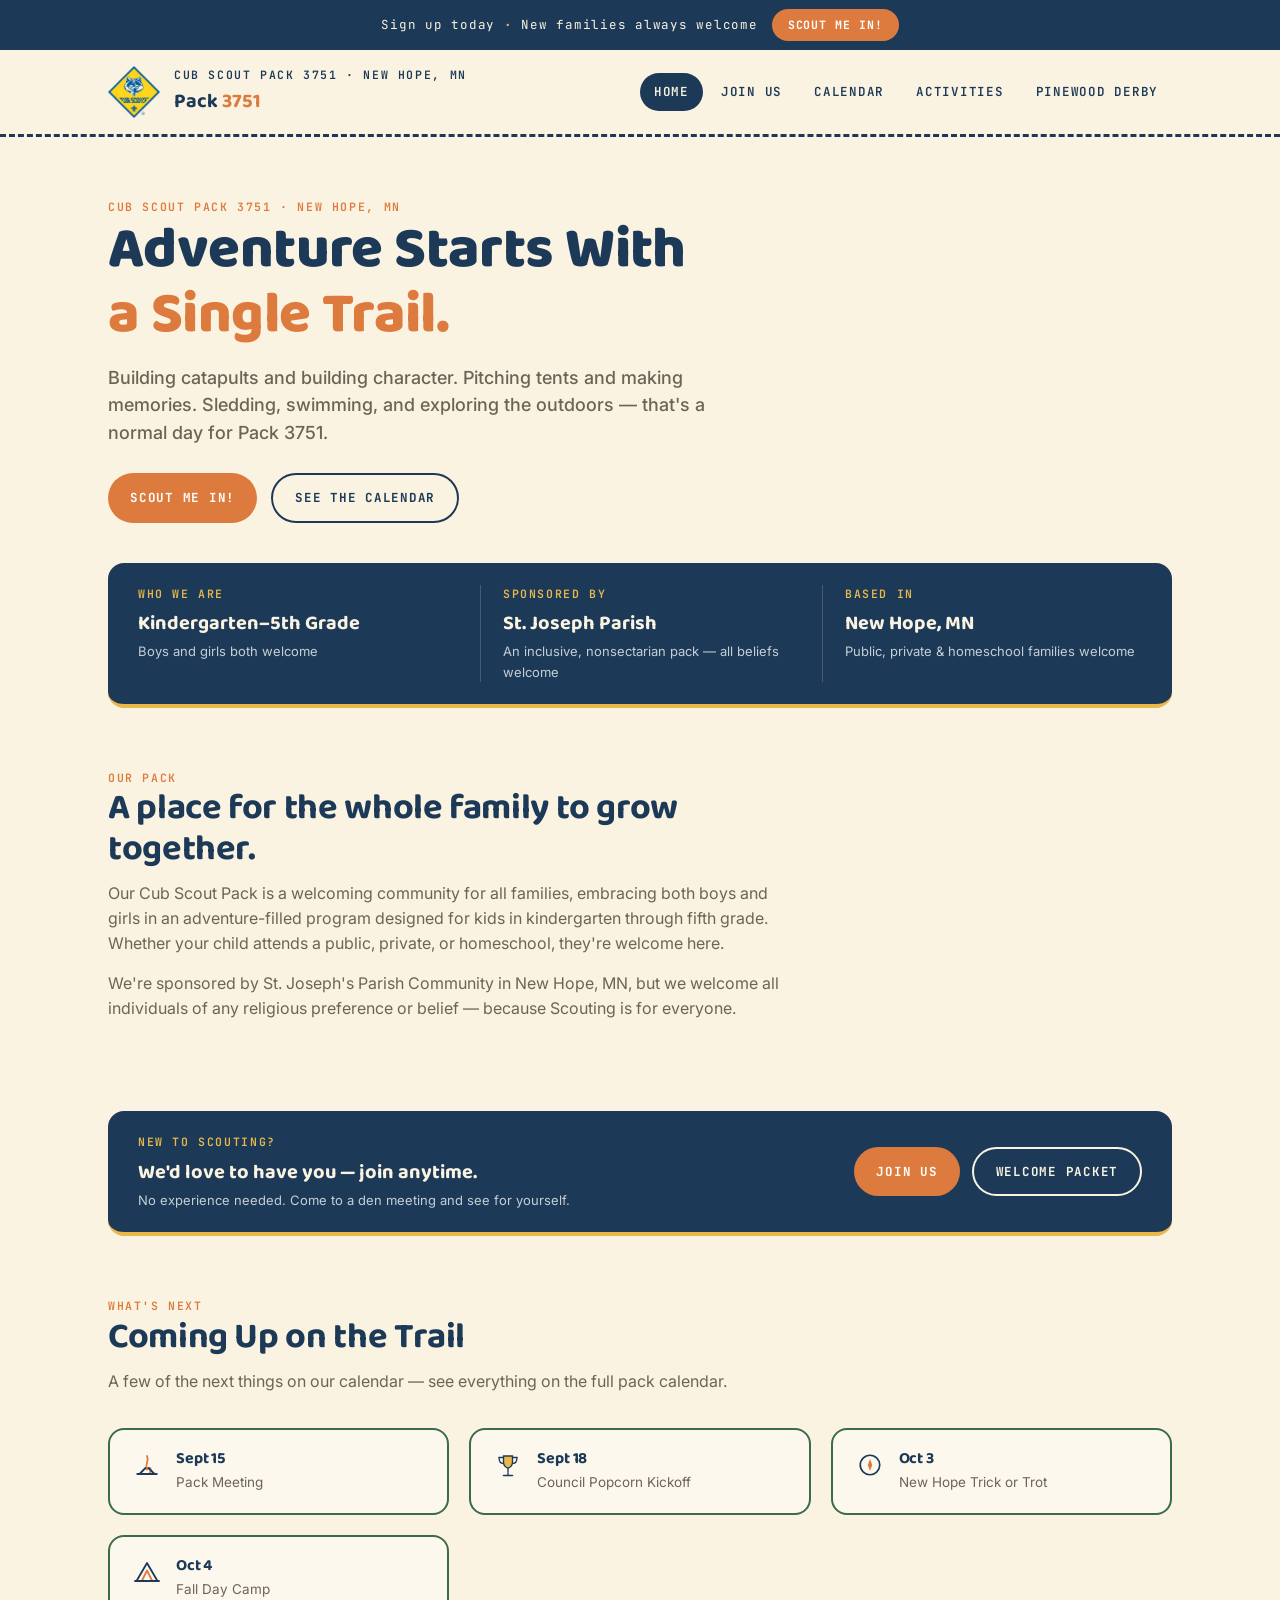
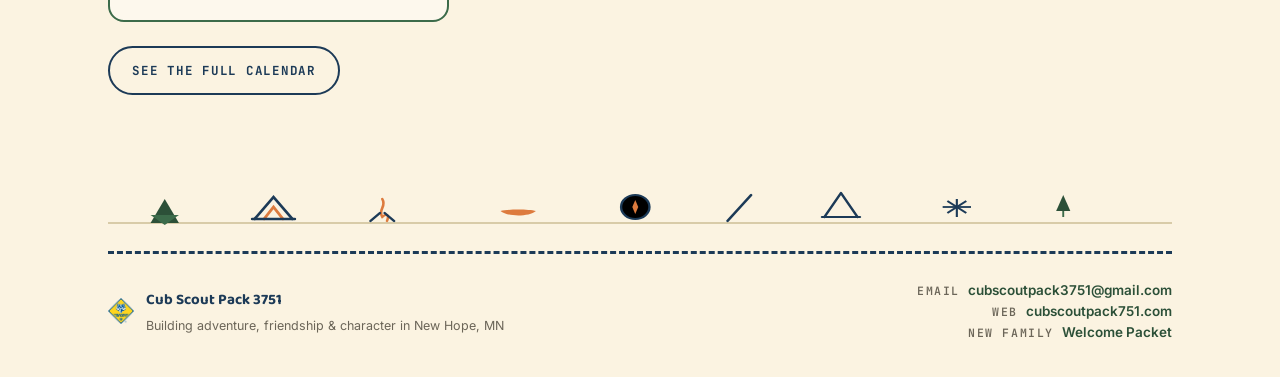
<file: index.html>
<!DOCTYPE html>
<html lang="en">
<head>
<meta charset="UTF-8">
<meta name="viewport" content="width=device-width, initial-scale=1.0">
<title>Home | Cub Scout Pack 3751</title>
<meta name="description" content="Cub Scout Pack 3751 in New Hope, MN — adventure, friendship, and character for kindergarten through 5th grade families.">
<link rel="stylesheet" href="css/styles.css">
</head>
<body>
<div class="topbar">
  <div class="wrap">
    <span>Sign up today <strong>&middot;</strong> New families always welcome</span>
    <a class="btn-scoutmein" href="https://apply.scouting.org/start?unitId=b93ce5ed-6b80-42a9-a433-48067e9f3e9d" target="_blank" rel="noopener">Scout me in!</a>
  </div>
</div>
<header class="site-header">
  <div class="wrap">
    <a class="brand" href="index.html">
      <span class="brand-mark"><img src="assets/pack-emblem.png" alt="Cub Scout Pack 3751 emblem" style="width:100%;height:100%;object-fit:contain;"></span>
      <span class="brand-text">
        <span class="eyebrow navy">Cub Scout Pack 3751 &middot; New Hope, MN</span>
        <span class="pack-name">Pack <span class="accent">3751</span></span>
      </span>
    </a>
    <button class="nav-toggle" aria-label="Toggle menu" onclick="document.querySelector('.main-nav').classList.toggle('open')"><span></span></button>
    <nav class="main-nav">
    <a href="index.html" class="active">Home</a>
    <a href="join.html">Join Us</a>
    <a href="calendar.html">Calendar</a>
    <a href="activities.html">Activities</a>
    <a href="pinewood-derby.html">Pinewood Derby</a>
    </nav>
  </div>
</header>

<main>
  <section class="hero">
    <div class="wrap">
      <span class="eyebrow">Cub Scout Pack 3751 &middot; New Hope, MN</span>
      <h1>Adventure Starts With<br><span class="accent">a Single Trail.</span></h1>
      <p class="lede">Building catapults and building character. Pitching tents and making memories. Sledding, swimming, and exploring the outdoors &mdash; that's a normal day for Pack 3751.</p>
      <div class="hero-cta-row">
        <a class="btn btn-primary" href="https://apply.scouting.org/start?unitId=b93ce5ed-6b80-42a9-a433-48067e9f3e9d" target="_blank" rel="noopener">Scout me in!</a>
        <a class="btn btn-outline" href="calendar.html">See the calendar</a>
      </div>
    </div>
  </section>

  <section class="section" style="padding-top:0;">
    <div class="wrap">
      <div class="info-bar">
        <div class="item">
          <div class="eyebrow">Who We Are</div>
          <div class="value">Kindergarten&ndash;5th Grade</div>
          <div class="subvalue">Boys and girls both welcome</div>
        </div>
        <div class="item">
          <div class="eyebrow">Sponsored By</div>
          <div class="value">St. Joseph Parish</div>
          <div class="subvalue">An inclusive, nonsectarian pack &mdash; all beliefs welcome</div>
        </div>
        <div class="item">
          <div class="eyebrow">Based In</div>
          <div class="value">New Hope, MN</div>
          <div class="subvalue">Public, private &amp; homeschool families welcome</div>
        </div>
      </div>
    </div>
  </section>

  <section class="section" style="padding-top:0;">
    <div class="wrap">
      <div class="section-head">
        <span class="eyebrow">Our Pack</span>
        <h2>A place for the whole family to grow together.</h2>
        <p>Our Cub Scout Pack is a welcoming community for all families, embracing both boys and girls in an adventure-filled program designed for kids in kindergarten through fifth grade. Whether your child attends a public, private, or homeschool, they're welcome here.</p>
        <p>We're sponsored by St. Joseph's Parish Community in New Hope, MN, but we welcome all individuals of any religious preference or belief &mdash; because Scouting is for everyone.</p>
      </div>
    </div>
  </section>

  <section class="section" style="padding-top:0;">
    <div class="wrap">
      <div class="info-bar" style="grid-template-columns:1fr auto;align-items:center;">
        <div class="item" style="border-left:none;padding-left:0;">
          <div class="eyebrow">New to Scouting?</div>
          <div class="value">We'd love to have you &mdash; join anytime.</div>
          <div class="subvalue">No experience needed. Come to a den meeting and see for yourself.</div>
        </div>
        <div style="display:flex;gap:12px;flex-wrap:wrap;">
          <a class="btn btn-primary" href="join.html">Join Us</a>
          <a class="btn btn-outline" style="border-color:var(--cream);color:var(--cream);" href="https://drive.google.com/file/d/1kgHtKAOLDL1ntrGwjUrhdAx1NfkqIMUQ/view?usp=drive_link" target="_blank" rel="noopener">Welcome Packet</a>
        </div>
      </div>
    </div>
  </section>

  <section class="section" style="padding-top:0;">
    <div class="wrap">
      <div class="section-head">
        <span class="eyebrow">What's Next</span>
        <h2>Coming Up on the Trail</h2>
        <p>A few of the next things on our calendar &mdash; see everything on the full pack calendar.</p>
      </div>
      <div class="summer-strip">
        <div class="summer-card">
          <span class="icon"><svg viewBox="0 0 40 40" fill="none" xmlns="http://www.w3.org/2000/svg">
<path d="M20 8 C24 16 16 18 20 26 C24 22 26 24 24 30" stroke="#DD7B3E" stroke-width="2.4" stroke-linecap="round" stroke-linejoin="round"/>
<path d="M10 32 L18 24" stroke="#1C3A57" stroke-width="2.4" stroke-linecap="round"/>
<path d="M30 32 L22 24" stroke="#1C3A57" stroke-width="2.4" stroke-linecap="round"/>
<line x1="7" y1="32" x2="33" y2="32" stroke="#1C3A57" stroke-width="2.4" stroke-linecap="round"/>
</svg></span>
          <div><h4>Sept 15</h4><p>Pack Meeting</p></div>
        </div>
        <div class="summer-card">
          <span class="icon"><svg viewBox="0 0 40 40" fill="none" xmlns="http://www.w3.org/2000/svg">
<path d="M14 8 H26 V16 C26 21 22.5 24 20 24 C17.5 24 14 21 14 16 Z" fill="#E8B84B" stroke="#1C3A57" stroke-width="1.8"/>
<path d="M14 10 H8 C8 16 11 18 14 18" stroke="#1C3A57" stroke-width="1.8" fill="none"/>
<path d="M26 10 H32 C32 16 29 18 26 18" stroke="#1C3A57" stroke-width="1.8" fill="none"/>
<line x1="20" y1="24" x2="20" y2="30" stroke="#1C3A57" stroke-width="1.8"/>
<line x1="14" y1="34" x2="26" y2="34" stroke="#1C3A57" stroke-width="2.2" stroke-linecap="round"/>
<line x1="20" y1="30" x2="20" y2="34" stroke="#1C3A57" stroke-width="1.8"/>
</svg></span>
          <div><h4>Sept 18</h4><p>Council Popcorn Kickoff</p></div>
        </div>
        <div class="summer-card">
          <span class="icon"><svg viewBox="0 0 40 40" fill="none" xmlns="http://www.w3.org/2000/svg">
<circle cx="20" cy="20" r="13" stroke="#1C3A57" stroke-width="2.2"/>
<path d="M20 12 L23 20 L20 28 L17 20 Z" fill="#DD7B3E"/>
</svg></span>
          <div><h4>Oct 3</h4><p>New Hope Trick or Trot</p></div>
        </div>
        <div class="summer-card">
          <span class="icon"><svg viewBox="0 0 40 40" fill="none" xmlns="http://www.w3.org/2000/svg">
<path d="M6 32 L20 8 L34 32" stroke="#1C3A57" stroke-width="2.4" stroke-linecap="round" stroke-linejoin="round"/>
<path d="M13 32 L20 18 L27 32" stroke="#DD7B3E" stroke-width="2.4" stroke-linecap="round" stroke-linejoin="round"/>
<line x1="4" y1="32" x2="36" y2="32" stroke="#1C3A57" stroke-width="2.4" stroke-linecap="round"/>
</svg></span>
          <div><h4>Oct 4</h4><p>Fall Day Camp</p></div>
        </div>
      </div>
      <div style="margin-top:24px;">
        <a class="btn btn-outline" href="calendar.html">See the full calendar</a>
      </div>
    </div>
  </section>
</main>
<div class="wrap"><div class="trail-band"><svg viewBox="0 0 900 60" width="100%" height="60" preserveAspectRatio="none" xmlns="http://www.w3.org/2000/svg">
<line x1="0" y1="46" x2="900" y2="46" stroke="#D8CBA8" stroke-width="2"/>
<g transform="translate(30,14)"><path d="M6 32 L18 8 L30 32Z" fill="#2C5038"/><path d="M6 24 L18 34 L30 24Z" fill="#3C6B4A"/></g>
<g transform="translate(120,16)"><path d="M4 26 L20 4 L36 26" stroke="#1C3A57" stroke-width="2.4" fill="none" stroke-linecap="round"/><path d="M12 26 L20 14 L28 26" stroke="#DD7B3E" stroke-width="2.4" fill="none" stroke-linecap="round"/><line x1="2" y1="26" x2="38" y2="26" stroke="#1C3A57" stroke-width="2.4" stroke-linecap="round"/></g>
<g transform="translate(220,18)"><path d="M12 4 C16 12 8 14 12 22 C16 18 18 20 16 26" stroke="#DD7B3E" stroke-width="2.2" fill="none" stroke-linecap="round"/><line x1="2" y1="26" x2="10" y2="18" stroke="#1C3A57" stroke-width="2.2" stroke-linecap="round"/><line x1="22" y1="26" x2="14" y2="18" stroke="#1C3A57" stroke-width="2.2" stroke-linecap="round"/></g>
<g transform="translate(330,26)"><path d="M2 8 C8 14 26 14 32 8 C26 6 8 6 2 8Z" fill="#DD7B3E"/></g>
<g transform="translate(430,14)"><circle cx="16" cy="16" r="12" stroke="#1C3A57" stroke-width="2"/><path d="M16 9 L18.5 16 L16 23 L13.5 16Z" fill="#DD7B3E"/></g>
<g transform="translate(520,14)"><line x1="4" y1="30" x2="24" y2="4" stroke="#1C3A57" stroke-width="2.2" stroke-linecap="round"/></g>
<g transform="translate(600,10)"><path d="M6 30 L20 6 L34 30" stroke="#1C3A57" stroke-width="2.2" fill="none" stroke-linecap="round" stroke-linejoin="round"/><line x1="4" y1="30" x2="36" y2="30" stroke="#1C3A57" stroke-width="2.2" stroke-linecap="round"/></g>
<g transform="translate(700,20)"><line x1="18" y1="2" x2="18" y2="20" stroke="#1C3A57" stroke-width="1.8"/><line x1="6" y1="10" x2="30" y2="10" stroke="#1C3A57" stroke-width="1.8"/><line x1="10" y1="4" x2="26" y2="16" stroke="#1C3A57" stroke-width="1.8"/><line x1="26" y1="4" x2="10" y2="16" stroke="#1C3A57" stroke-width="1.8"/></g>
<g transform="translate(800,14)"><path d="M8 4 L14 20 L2 20 Z" fill="#2C5038"/><line x1="8" y1="20" x2="8" y2="26" stroke="#3C6B4A" stroke-width="1.6"/></g>
</svg></div></div><footer class="site-footer">
  <div class="wrap">
    <hr class="dash-divider">
    <div class="footer-inner">
      <div class="footer-brand">
        <span class="icon"><img src="assets/pack-emblem.png" alt="Cub Scout Pack 3751 emblem" style="width:100%;height:100%;object-fit:contain;"></span>
        <span>
          <span class="name">Cub Scout Pack 3751</span><br>
          <span class="tagline">Building adventure, friendship &amp; character in New Hope, MN</span>
        </span>
      </div>
      <div class="footer-contact">
        <div class="row"><span class="eyebrow muted">Email</span><a href="mailto:cubscoutpack3751@gmail.com">cubscoutpack3751@gmail.com</a></div>
        <div class="row"><span class="eyebrow muted">Web</span><a href="https://cubscoutpack751.com">cubscoutpack751.com</a></div>
        <div class="row"><span class="eyebrow muted">New Family</span><a href="https://drive.google.com/file/d/1kgHtKAOLDL1ntrGwjUrhdAx1NfkqIMUQ/view?usp=drive_link" target="_blank" rel="noopener">Welcome Packet</a></div>
      </div>
    </div>
  </div>
</footer>

</body>
</html>
</file>
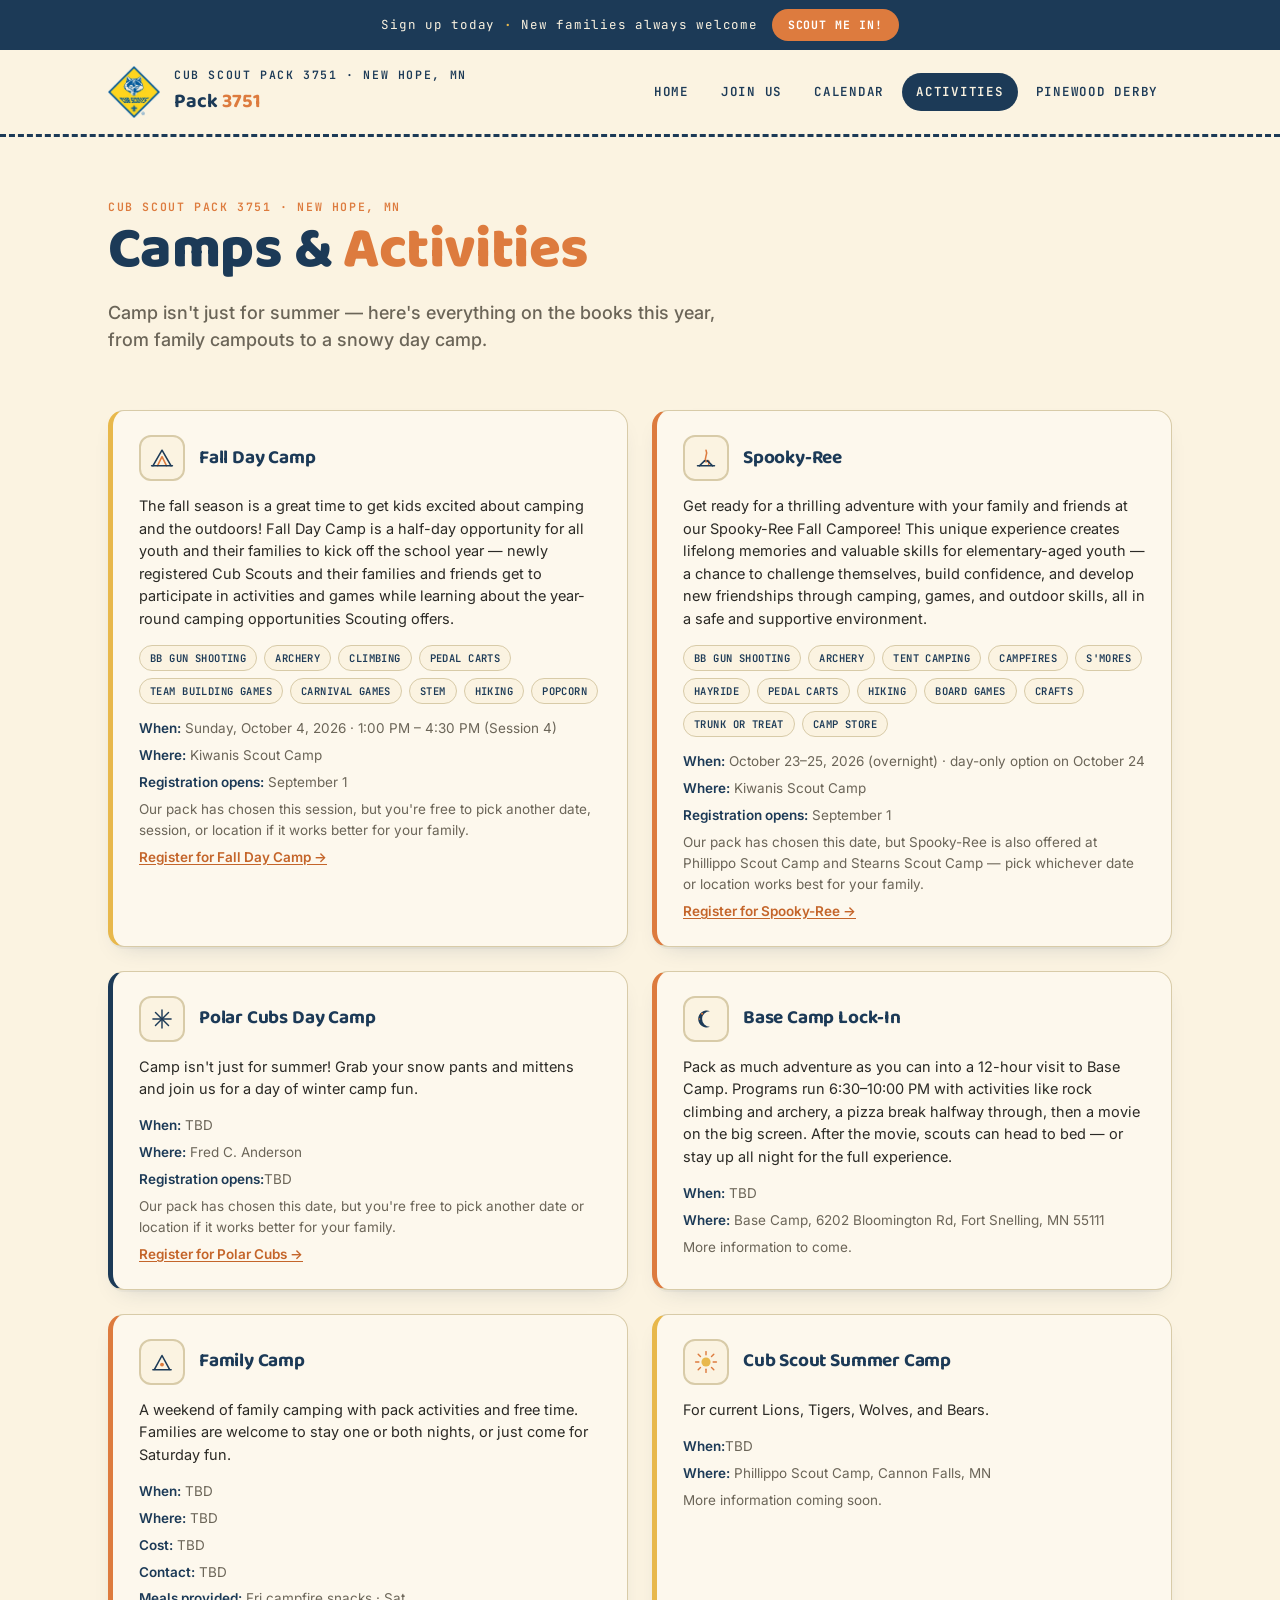
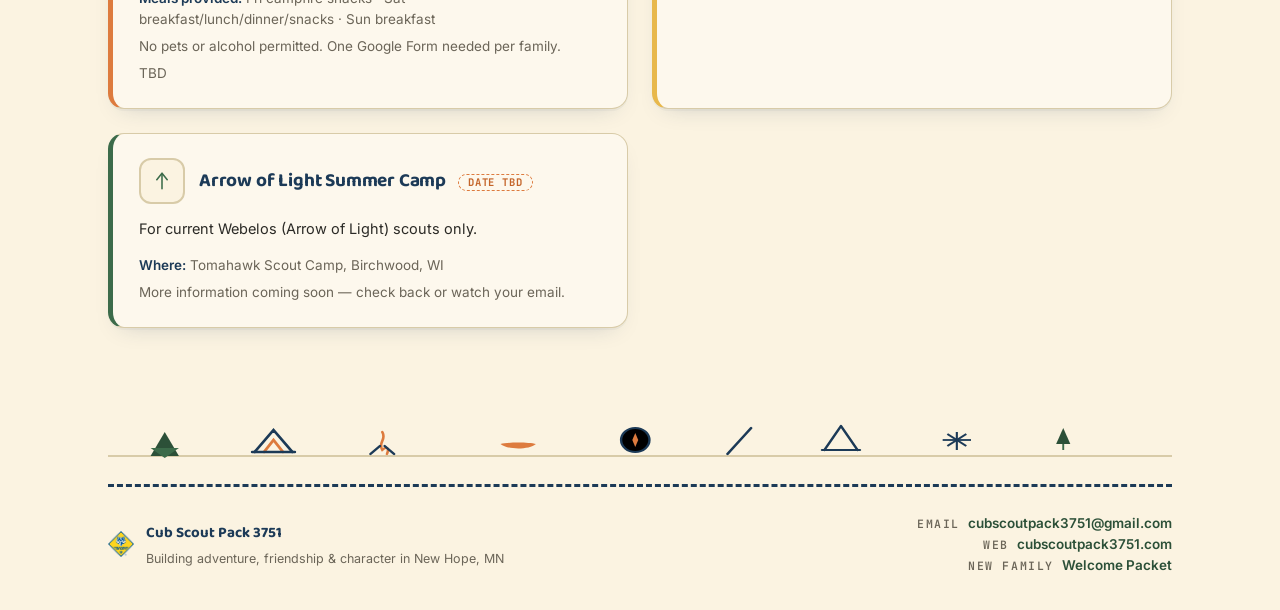
<file: activities.html>
<!DOCTYPE html>
<html lang="en">
<head>
<meta charset="UTF-8">
<meta name="viewport" content="width=device-width, initial-scale=1.0">
<title>Activities | Cub Scout Pack 3751</title>
<meta name="description" content="Fall Day Camp, Spooky-Ree, Polar Cubs, Lock-In, Family Camp and summer camps for Pack 3751.">
<link rel="stylesheet" href="css/styles.css">
</head>
<body>
<div class="topbar">
  <div class="wrap">
    <span>Sign up today <strong>&middot;</strong> New families always welcome</span>
    <a class="btn-scoutmein" href="https://apply.scouting.org/start?unitId=b93ce5ed-6b80-42a9-a433-48067e9f3e9d" target="_blank" rel="noopener">Scout me in!</a>
  </div>
</div>
<header class="site-header">
  <div class="wrap">
    <a class="brand" href="index.html">
      <span class="brand-mark"><img src="assets/pack-emblem.png" alt="Cub Scout Pack 3751 emblem" style="width:100%;height:100%;object-fit:contain;"></span>
      <span class="brand-text">
        <span class="eyebrow navy">Cub Scout Pack 3751 &middot; New Hope, MN</span>
        <span class="pack-name">Pack <span class="accent">3751</span></span>
      </span>
    </a>
    <button class="nav-toggle" aria-label="Toggle menu" onclick="document.querySelector('.main-nav').classList.toggle('open')"><span></span></button>
    <nav class="main-nav">
    <a href="index.html">Home</a>
    <a href="join.html">Join Us</a>
    <a href="calendar.html">Calendar</a>
    <a href="activities.html" class="active">Activities</a>
    <a href="pinewood-derby.html">Pinewood Derby</a>
    </nav>
  </div>
</header>

<main>
  <section class="hero" style="padding-bottom:0;">
    <div class="wrap">
      <span class="eyebrow">Cub Scout Pack 3751 &middot; New Hope, MN</span>
      <h1>Camps &amp; <span class="accent">Activities</span></h1>
      <p class="lede">Camp isn't just for summer &mdash; here's everything on the books this year, from family campouts to a snowy day camp.</p>
    </div>
  </section>

  <section class="section">
    <div class="wrap">
      <div class="card-grid" style="grid-template-columns:repeat(auto-fit,minmax(340px,1fr));">

        <div class="program-card gold">
          <div class="top-row">
            <span class="icon-badge"><svg viewBox="0 0 40 40" fill="none" xmlns="http://www.w3.org/2000/svg">
<path d="M6 32 L20 8 L34 32" stroke="#1C3A57" stroke-width="2.4" stroke-linecap="round" stroke-linejoin="round"/>
<path d="M13 32 L20 18 L27 32" stroke="#DD7B3E" stroke-width="2.4" stroke-linecap="round" stroke-linejoin="round"/>
<line x1="4" y1="32" x2="36" y2="32" stroke="#1C3A57" stroke-width="2.4" stroke-linecap="round"/>
</svg></span>
            <h3>Fall Day Camp</h3>
          </div>
          <p class="desc">The fall season is a great time to get kids excited about camping and the outdoors! Fall Day Camp is a half-day opportunity for all youth and their families to kick off the school year &mdash; newly registered Cub Scouts and their families and friends get to participate in activities and games while learning about the year-round camping opportunities Scouting offers.</p>
          <div class="activity-chips">
            <span class="activity-chip">BB Gun Shooting</span>
            <span class="activity-chip">Archery</span>
            <span class="activity-chip">Climbing</span>
            <span class="activity-chip">Pedal Carts</span>
            <span class="activity-chip">Team Building Games</span>
            <span class="activity-chip">Carnival Games</span>
            <span class="activity-chip">STEM</span>
            <span class="activity-chip">Hiking</span>
            <span class="activity-chip">Popcorn</span>
          </div>
          <ul class="meta-list">
            <li><strong>When:</strong> Sunday, October 4, 2026 &middot; 1:00 PM &ndash; 4:30 PM (Session 4)</li>
            <li><strong>Where:</strong> Kiwanis Scout Camp</li>
            <li><strong>Registration opens:</strong> September 1</li>
            <li>Our pack has chosen this session, but you're free to pick another date, session, or location if it works better for your family.</li>
            <li><a href="https://camp.northernstar.org/Article-Detail/fall-day-camp#Register">Register for Fall Day Camp &rarr;</a></li>
          </ul>
        </div>

        <div class="program-card">
          <div class="top-row">
            <span class="icon-badge"><svg viewBox="0 0 40 40" fill="none" xmlns="http://www.w3.org/2000/svg">
<path d="M20 8 C24 16 16 18 20 26 C24 22 26 24 24 30" stroke="#DD7B3E" stroke-width="2.4" stroke-linecap="round" stroke-linejoin="round"/>
<path d="M10 32 L18 24" stroke="#1C3A57" stroke-width="2.4" stroke-linecap="round"/>
<path d="M30 32 L22 24" stroke="#1C3A57" stroke-width="2.4" stroke-linecap="round"/>
<line x1="7" y1="32" x2="33" y2="32" stroke="#1C3A57" stroke-width="2.4" stroke-linecap="round"/>
</svg></span>
            <h3>Spooky-Ree</h3>
          </div>
          <p class="desc">Get ready for a thrilling adventure with your family and friends at our Spooky-Ree Fall Camporee! This unique experience creates lifelong memories and valuable skills for elementary-aged youth &mdash; a chance to challenge themselves, build confidence, and develop new friendships through camping, games, and outdoor skills, all in a safe and supportive environment.</p>
          <div class="activity-chips">
            <span class="activity-chip">BB Gun Shooting</span>
            <span class="activity-chip">Archery</span>
            <span class="activity-chip">Tent Camping</span>
            <span class="activity-chip">Campfires</span>
            <span class="activity-chip">S'mores</span>
            <span class="activity-chip">Hayride</span>
            <span class="activity-chip">Pedal Carts</span>
            <span class="activity-chip">Hiking</span>
            <span class="activity-chip">Board Games</span>
            <span class="activity-chip">Crafts</span>
            <span class="activity-chip">Trunk or Treat</span>
            <span class="activity-chip">Camp Store</span>
          </div>
          <ul class="meta-list">
            <li><strong>When:</strong> October 23&ndash;25, 2026 (overnight) &middot; day-only option on October 24</li>
            <li><strong>Where:</strong> Kiwanis Scout Camp</li>
            <li><strong>Registration opens:</strong> September 1</li>
            <li>Our pack has chosen this date, but Spooky-Ree is also offered at Phillippo Scout Camp and Stearns Scout Camp &mdash; pick whichever date or location works best for your family.</li>
            <li><a href="https://camp.northernstar.org/Article-Detail/spooky-ree#Register">Register for Spooky-Ree &rarr;</a></li>
          </ul>
        </div>

        <div class="program-card navy">
          <div class="top-row">
            <span class="icon-badge"><svg viewBox="0 0 40 40" fill="none" xmlns="http://www.w3.org/2000/svg" stroke="#1C3A57" stroke-width="2.2" stroke-linecap="round">
<line x1="20" y1="6" x2="20" y2="34"/><line x1="6" y1="20" x2="34" y2="20"/>
<line x1="10" y1="10" x2="30" y2="30"/><line x1="30" y1="10" x2="10" y2="30"/>
</svg></span>
            <h3>Polar Cubs Day Camp</h3>
          </div>
          <p class="desc">Camp isn't just for summer! Grab your snow pants and mittens and join us for a day of winter camp fun.</p>
          <ul class="meta-list">
            <li><strong>When:</strong> TBD</li>
            <li><strong>Where:</strong> Fred C. Anderson</li>
            <li><strong>Registration opens:</strong>TBD</li>
            <li>Our pack has chosen this date, but you're free to pick another date or location if it works better for your family.</li>
            <li><a href="https://camp.northernstar.org/Article-Detail/polar-cubs">Register for Polar Cubs &rarr;</a></li>
          </ul>
        </div>

        <div class="program-card">
          <div class="top-row">
            <span class="icon-badge"><svg viewBox="0 0 40 40" fill="none" xmlns="http://www.w3.org/2000/svg">
<path d="M26 8 A13 13 0 1 0 26 32 A10 10 0 0 1 26 8 Z" fill="#1C3A57"/>
<circle cx="14" cy="12" r="1.6" fill="#DD7B3E"/><circle cx="10" cy="20" r="1.2" fill="#DD7B3E"/>
</svg></span>
            <h3>Base Camp Lock-In</h3>
          </div>
          <p class="desc">Pack as much adventure as you can into a 12-hour visit to Base Camp. Programs run 6:30&ndash;10:00 PM with activities like rock climbing and archery, a pizza break halfway through, then a movie on the big screen. After the movie, scouts can head to bed &mdash; or stay up all night for the full experience.</p>
          <ul class="meta-list">
            <li><strong>When:</strong> TBD</li>
            <li><strong>Where:</strong> Base Camp, 6202 Bloomington Rd, Fort Snelling, MN 55111</li>
            <li>More information to come.</li>
          </ul>
        </div>

        <div class="program-card">
          <div class="top-row">
            <span class="icon-badge"><svg viewBox="0 0 40 40" fill="none" xmlns="http://www.w3.org/2000/svg">
<path d="M8 32 L20 10 L32 32" stroke="#1C3A57" stroke-width="2.4" stroke-linejoin="round"/>
<line x1="6" y1="32" x2="34" y2="32" stroke="#1C3A57" stroke-width="2.4" stroke-linecap="round"/>
<circle cx="20" cy="24" r="3" fill="#DD7B3E"/>
</svg></span>
            <h3>Family Camp</h3>
          </div>
          <p class="desc">A weekend of family camping with pack activities and free time. Families are welcome to stay one or both nights, or just come for Saturday fun.</p>
          <ul class="meta-list">
            <li><strong>When:</strong> TBD</li>
            <li><strong>Where:</strong> TBD</li>
            <li><strong>Cost:</strong> TBD</li>
            <li><strong>Contact:</strong> TBD</a></li>
            <li><strong>Meals provided:</strong> Fri campfire snacks &middot; Sat breakfast/lunch/dinner/snacks &middot; Sun breakfast</li>
            <li>No pets or alcohol permitted. One Google Form needed per family.</li>
            <li>TBD</li>
          </ul>
        </div>

        <div class="program-card gold">
          <div class="top-row">
            <span class="icon-badge"><svg viewBox="0 0 40 40" fill="none" xmlns="http://www.w3.org/2000/svg" stroke="#DD7B3E" stroke-width="2.2" stroke-linecap="round">
<circle cx="20" cy="20" r="7" fill="#E8B84B" stroke="none"/>
<line x1="20" y1="4" x2="20" y2="9"/><line x1="20" y1="31" x2="20" y2="36"/>
<line x1="4" y1="20" x2="9" y2="20"/><line x1="31" y1="20" x2="36" y2="20"/>
<line x1="8" y1="8" x2="11.5" y2="11.5"/><line x1="28.5" y1="28.5" x2="32" y2="32"/>
<line x1="32" y1="8" x2="28.5" y2="11.5"/><line x1="11.5" y1="28.5" x2="8" y2="32"/>
</svg></span>
            <h3>Cub Scout Summer Camp</h3>
          </div>
          <p class="desc">For current Lions, Tigers, Wolves, and Bears.</p>
          <ul class="meta-list">
            <li><strong>When:</strong>TBD</li>
            <li><strong>Where:</strong> Phillippo Scout Camp, Cannon Falls, MN</li>
            <li>More information coming soon.</li>
          </ul>
        </div>

        <div class="program-card green">
          <div class="top-row">
            <span class="icon-badge"><svg viewBox="0 0 40 40" fill="none" xmlns="http://www.w3.org/2000/svg">
<line x1="20" y1="32" x2="20" y2="10" stroke="#3C6B4A" stroke-width="2.4" stroke-linecap="round"/>
<path d="M12 18 L20 8 L28 18" stroke="#3C6B4A" stroke-width="2.4" stroke-linecap="round" stroke-linejoin="round"/>
</svg></span>
            <h3>Arrow of Light Summer Camp <span class="tbd-tag">Date TBD</span></h3>
          </div>
          <p class="desc">For current Webelos (Arrow of Light) scouts only.</p>
          <ul class="meta-list">
            <li><strong>Where:</strong> Tomahawk Scout Camp, Birchwood, WI</li>
            <li>More information coming soon &mdash; check back or watch your email.</li>
          </ul>
        </div>

      </div>
    </div>
  </section>
</main>
<div class="wrap"><div class="trail-band"><svg viewBox="0 0 900 60" width="100%" height="60" preserveAspectRatio="none" xmlns="http://www.w3.org/2000/svg">
<line x1="0" y1="46" x2="900" y2="46" stroke="#D8CBA8" stroke-width="2"/>
<g transform="translate(30,14)"><path d="M6 32 L18 8 L30 32Z" fill="#2C5038"/><path d="M6 24 L18 34 L30 24Z" fill="#3C6B4A"/></g>
<g transform="translate(120,16)"><path d="M4 26 L20 4 L36 26" stroke="#1C3A57" stroke-width="2.4" fill="none" stroke-linecap="round"/><path d="M12 26 L20 14 L28 26" stroke="#DD7B3E" stroke-width="2.4" fill="none" stroke-linecap="round"/><line x1="2" y1="26" x2="38" y2="26" stroke="#1C3A57" stroke-width="2.4" stroke-linecap="round"/></g>
<g transform="translate(220,18)"><path d="M12 4 C16 12 8 14 12 22 C16 18 18 20 16 26" stroke="#DD7B3E" stroke-width="2.2" fill="none" stroke-linecap="round"/><line x1="2" y1="26" x2="10" y2="18" stroke="#1C3A57" stroke-width="2.2" stroke-linecap="round"/><line x1="22" y1="26" x2="14" y2="18" stroke="#1C3A57" stroke-width="2.2" stroke-linecap="round"/></g>
<g transform="translate(330,26)"><path d="M2 8 C8 14 26 14 32 8 C26 6 8 6 2 8Z" fill="#DD7B3E"/></g>
<g transform="translate(430,14)"><circle cx="16" cy="16" r="12" stroke="#1C3A57" stroke-width="2"/><path d="M16 9 L18.5 16 L16 23 L13.5 16Z" fill="#DD7B3E"/></g>
<g transform="translate(520,14)"><line x1="4" y1="30" x2="24" y2="4" stroke="#1C3A57" stroke-width="2.2" stroke-linecap="round"/></g>
<g transform="translate(600,10)"><path d="M6 30 L20 6 L34 30" stroke="#1C3A57" stroke-width="2.2" fill="none" stroke-linecap="round" stroke-linejoin="round"/><line x1="4" y1="30" x2="36" y2="30" stroke="#1C3A57" stroke-width="2.2" stroke-linecap="round"/></g>
<g transform="translate(700,20)"><line x1="18" y1="2" x2="18" y2="20" stroke="#1C3A57" stroke-width="1.8"/><line x1="6" y1="10" x2="30" y2="10" stroke="#1C3A57" stroke-width="1.8"/><line x1="10" y1="4" x2="26" y2="16" stroke="#1C3A57" stroke-width="1.8"/><line x1="26" y1="4" x2="10" y2="16" stroke="#1C3A57" stroke-width="1.8"/></g>
<g transform="translate(800,14)"><path d="M8 4 L14 20 L2 20 Z" fill="#2C5038"/><line x1="8" y1="20" x2="8" y2="26" stroke="#3C6B4A" stroke-width="1.6"/></g>
</svg></div></div><footer class="site-footer">
  <div class="wrap">
    <hr class="dash-divider">
    <div class="footer-inner">
      <div class="footer-brand">
        <span class="icon"><img src="assets/pack-emblem.png" alt="Cub Scout Pack 3751 emblem" style="width:100%;height:100%;object-fit:contain;"></span>
        <span>
          <span class="name">Cub Scout Pack 3751</span><br>
          <span class="tagline">Building adventure, friendship &amp; character in New Hope, MN</span>
        </span>
      </div>
      <div class="footer-contact">
        <div class="row"><span class="eyebrow muted">Email</span><a href="mailto:cubscoutpack3751@gmail.com">cubscoutpack3751@gmail.com</a></div>
        <div class="row"><span class="eyebrow muted">Web</span><a href="https://cubscoutpack3751.com">cubscoutpack3751.com</a></div>
        <div class="row"><span class="eyebrow muted">New Family</span><a href="https://drive.google.com/file/d/1kgHtKAOLDL1ntrGwjUrhdAx1NfkqIMUQ/view?usp=drive_link" target="_blank" rel="noopener">Welcome Packet</a></div>
      </div>
    </div>
  </div>
</footer>

</body>
</html>
</file>
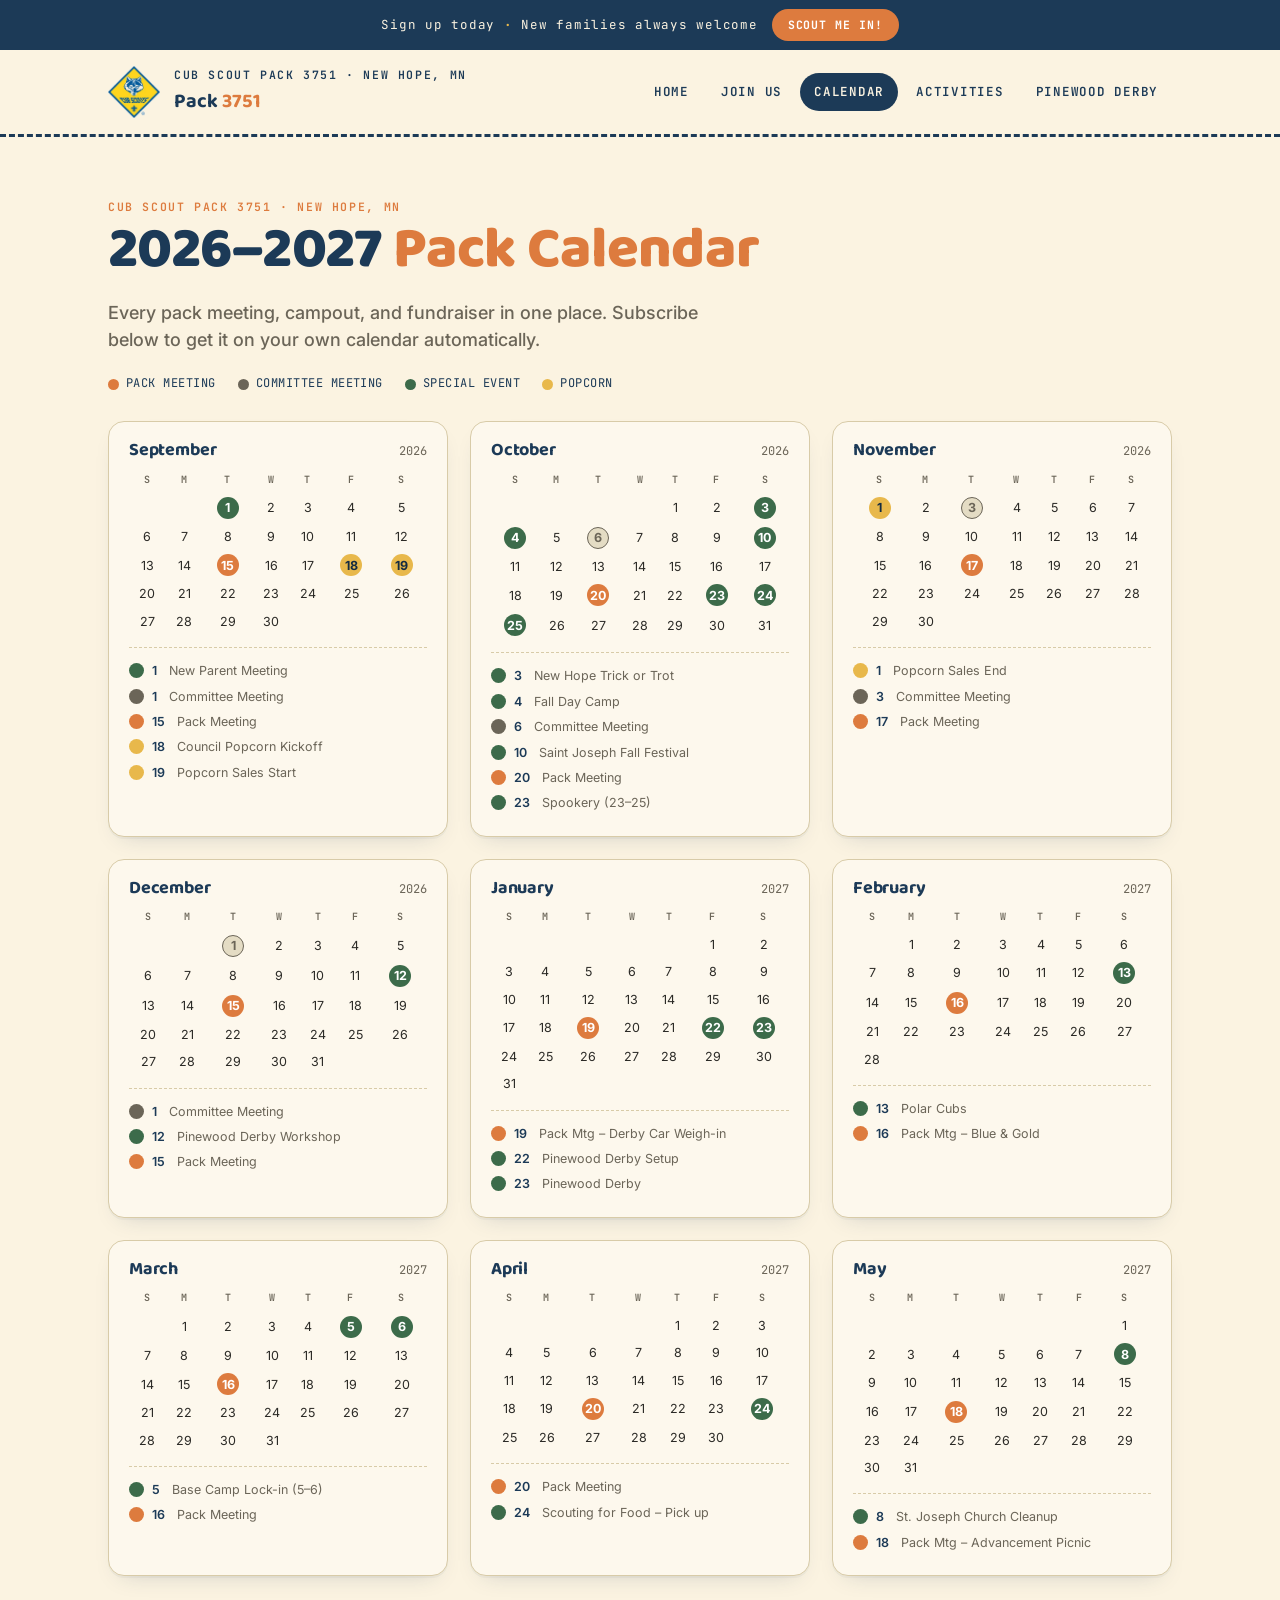
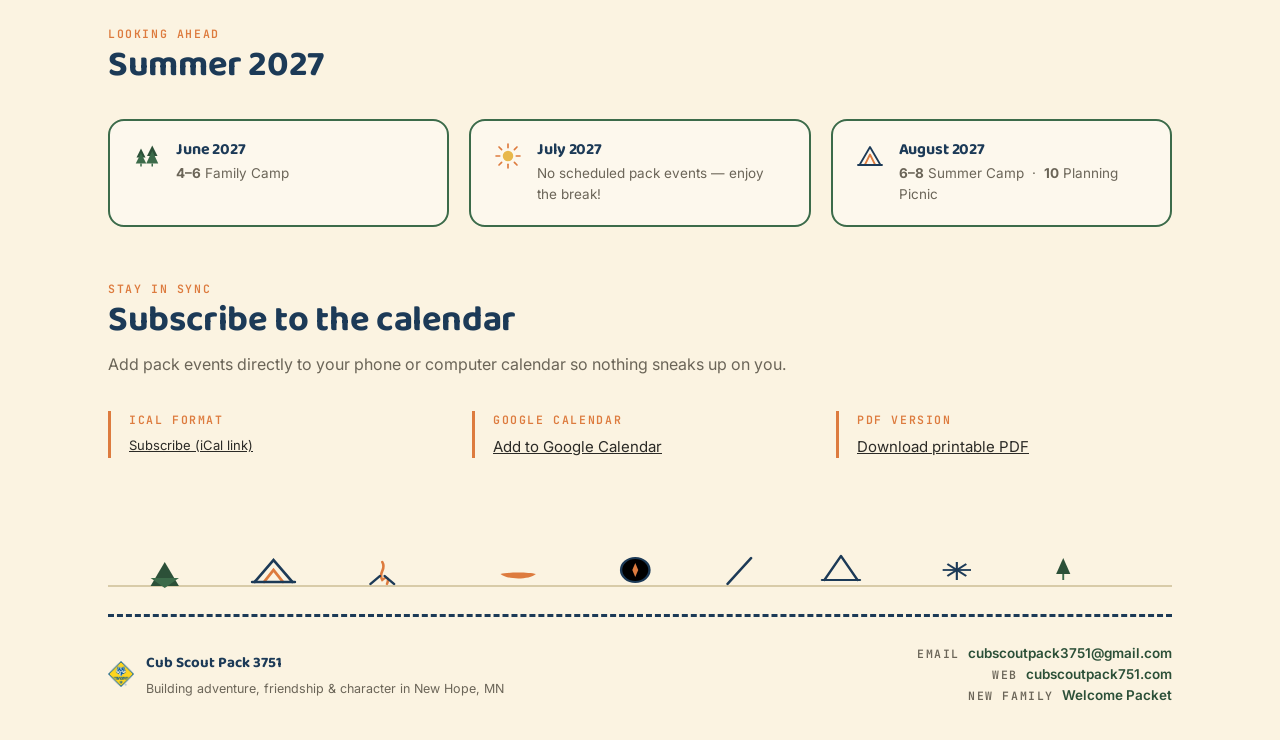
<file: calendar.html>
<!DOCTYPE html>
<html lang="en">
<head>
<meta charset="UTF-8">
<meta name="viewport" content="width=device-width, initial-scale=1.0">
<title>Calendar | Cub Scout Pack 3751</title>
<meta name="description" content="Pack 3751's full 2026-2027 calendar of meetings, campouts, and events.">
<link rel="stylesheet" href="css/styles.css">
</head>
<body>
<div class="topbar">
  <div class="wrap">
    <span>Sign up today <strong>&middot;</strong> New families always welcome</span>
    <a class="btn-scoutmein" href="https://apply.scouting.org/start?unitId=b93ce5ed-6b80-42a9-a433-48067e9f3e9d" target="_blank" rel="noopener">Scout me in!</a>
  </div>
</div>
<header class="site-header">
  <div class="wrap">
    <a class="brand" href="index.html">
      <span class="brand-mark"><img src="assets/pack-emblem.png" alt="Cub Scout Pack 3751 emblem" style="width:100%;height:100%;object-fit:contain;"></span>
      <span class="brand-text">
        <span class="eyebrow navy">Cub Scout Pack 3751 &middot; New Hope, MN</span>
        <span class="pack-name">Pack <span class="accent">3751</span></span>
      </span>
    </a>
    <button class="nav-toggle" aria-label="Toggle menu" onclick="document.querySelector('.main-nav').classList.toggle('open')"><span></span></button>
    <nav class="main-nav">
    <a href="index.html">Home</a>
    <a href="join.html">Join Us</a>
    <a href="calendar.html" class="active">Calendar</a>
    <a href="activities.html">Activities</a>
    <a href="pinewood-derby.html">Pinewood Derby</a>
    </nav>
  </div>
</header>

<main>
  <section class="hero" style="padding-bottom:0;">
    <div class="wrap">
      <span class="eyebrow">Cub Scout Pack 3751 &middot; New Hope, MN</span>
      <h1>2026&ndash;2027 <span class="accent">Pack Calendar</span></h1>
      <p class="lede">Every pack meeting, campout, and fundraiser in one place. Subscribe below to get it on your own calendar automatically.</p>
    </div>
  </section>

  <section class="section" style="padding-top:20px;">
    <div class="wrap">
      <div class="cal-legend">
        <span><span class="dot dot-pack"></span>Pack Meeting</span>
        <span><span class="dot dot-committee"></span>Committee Meeting</span>
        <span><span class="dot dot-special"></span>Special Event</span>
        <span><span class="dot dot-popcorn"></span>Popcorn</span>
      </div>

      <div class="cal-grid">
        <div class="month-card">
  <div class="month-head"><h3>September</h3><span>2026</span></div>
  <table class="mini-cal">
    <tr><th>S</th><th>M</th><th>T</th><th>W</th><th>T</th><th>F</th><th>S</th></tr>
    <tr><td class="empty">&nbsp;</td><td class="empty">&nbsp;</td><td class="mark-special"><span class="num">1</span></td><td>2</td><td>3</td><td>4</td><td>5</td></tr>
<tr><td>6</td><td>7</td><td>8</td><td>9</td><td>10</td><td>11</td><td>12</td></tr>
<tr><td>13</td><td>14</td><td class="mark-pack"><span class="num">15</span></td><td>16</td><td>17</td><td class="mark-popcorn"><span class="num">18</span></td><td class="mark-popcorn"><span class="num">19</span></td></tr>
<tr><td>20</td><td>21</td><td>22</td><td>23</td><td>24</td><td>25</td><td>26</td></tr>
<tr><td>27</td><td>28</td><td>29</td><td>30</td><td class="empty">&nbsp;</td><td class="empty">&nbsp;</td><td class="empty">&nbsp;</td></tr>

  </table>
  <ul class="event-list">
    <li><span class="ed dot-special"></span><strong>1</strong>&nbsp;New Parent Meeting</li>
<li><span class="ed dot-committee"></span><strong>1</strong>&nbsp;Committee Meeting</li>
<li><span class="ed dot-pack"></span><strong>15</strong>&nbsp;Pack Meeting</li>
<li><span class="ed dot-popcorn"></span><strong>18</strong>&nbsp;Council Popcorn Kickoff</li>
<li><span class="ed dot-popcorn"></span><strong>19</strong>&nbsp;Popcorn Sales Start</li>

  </ul>
</div>

<div class="month-card">
  <div class="month-head"><h3>October</h3><span>2026</span></div>
  <table class="mini-cal">
    <tr><th>S</th><th>M</th><th>T</th><th>W</th><th>T</th><th>F</th><th>S</th></tr>
    <tr><td class="empty">&nbsp;</td><td class="empty">&nbsp;</td><td class="empty">&nbsp;</td><td class="empty">&nbsp;</td><td>1</td><td>2</td><td class="mark-special"><span class="num">3</span></td></tr>
<tr><td class="mark-special"><span class="num">4</span></td><td>5</td><td class="mark-committee"><span class="num">6</span></td><td>7</td><td>8</td><td>9</td><td class="mark-special"><span class="num">10</span></td></tr>
<tr><td>11</td><td>12</td><td>13</td><td>14</td><td>15</td><td>16</td><td>17</td></tr>
<tr><td>18</td><td>19</td><td class="mark-pack"><span class="num">20</span></td><td>21</td><td>22</td><td class="mark-special"><span class="num">23</span></td><td class="mark-special"><span class="num">24</span></td></tr>
<tr><td class="mark-special"><span class="num">25</span></td><td>26</td><td>27</td><td>28</td><td>29</td><td>30</td><td>31</td></tr>

  </table>
  <ul class="event-list">
    <li><span class="ed dot-special"></span><strong>3</strong>&nbsp;New Hope Trick or Trot</li>
<li><span class="ed dot-special"></span><strong>4</strong>&nbsp;Fall Day Camp</li>
<li><span class="ed dot-committee"></span><strong>6</strong>&nbsp;Committee Meeting</li>
<li><span class="ed dot-special"></span><strong>10</strong>&nbsp;Saint Joseph Fall Festival</li>
<li><span class="ed dot-pack"></span><strong>20</strong>&nbsp;Pack Meeting</li>
<li><span class="ed dot-special"></span><strong>23</strong>&nbsp;Spookery (23–25)</li>

  </ul>
</div>

<div class="month-card">
  <div class="month-head"><h3>November</h3><span>2026</span></div>
  <table class="mini-cal">
    <tr><th>S</th><th>M</th><th>T</th><th>W</th><th>T</th><th>F</th><th>S</th></tr>
    <tr><td class="mark-popcorn"><span class="num">1</span></td><td>2</td><td class="mark-committee"><span class="num">3</span></td><td>4</td><td>5</td><td>6</td><td>7</td></tr>
<tr><td>8</td><td>9</td><td>10</td><td>11</td><td>12</td><td>13</td><td>14</td></tr>
<tr><td>15</td><td>16</td><td class="mark-pack"><span class="num">17</span></td><td>18</td><td>19</td><td>20</td><td>21</td></tr>
<tr><td>22</td><td>23</td><td>24</td><td>25</td><td>26</td><td>27</td><td>28</td></tr>
<tr><td>29</td><td>30</td><td class="empty">&nbsp;</td><td class="empty">&nbsp;</td><td class="empty">&nbsp;</td><td class="empty">&nbsp;</td><td class="empty">&nbsp;</td></tr>

  </table>
  <ul class="event-list">
    <li><span class="ed dot-popcorn"></span><strong>1</strong>&nbsp;Popcorn Sales End</li>
<li><span class="ed dot-committee"></span><strong>3</strong>&nbsp;Committee Meeting</li>
<!--<li><span class="ed dot-special"></span><strong>7</strong>&nbsp;Pumpkin Drop Event</li>-->
<li><span class="ed dot-pack"></span><strong>17</strong>&nbsp;Pack Meeting</li>

  </ul>
</div>

<div class="month-card">
  <div class="month-head"><h3>December</h3><span>2026</span></div>
  <table class="mini-cal">
    <tr><th>S</th><th>M</th><th>T</th><th>W</th><th>T</th><th>F</th><th>S</th></tr>
    <tr><td class="empty">&nbsp;</td><td class="empty">&nbsp;</td><td class="mark-committee"><span class="num">1</span></td><td>2</td><td>3</td><td>4</td><td>5</td></tr>
<tr><td>6</td><td>7</td><td>8</td><td>9</td><td>10</td><td>11</td><td class="mark-special"><span class="num">12</span></td></tr>
<tr><td>13</td><td>14</td><td class="mark-pack"><span class="num">15</span></td><td>16</td><td>17</td><td>18</td><td>19</td></tr>
<tr><td>20</td><td>21</td><td>22</td><td>23</td><td>24</td><td>25</td><td>26</td></tr>
<tr><td>27</td><td>28</td><td>29</td><td>30</td><td>31</td><td class="empty">&nbsp;</td><td class="empty">&nbsp;</td></tr>

  </table>
  <ul class="event-list">
    <li><span class="ed dot-committee"></span><strong>1</strong>&nbsp;Committee Meeting</li>
<li><span class="ed dot-special"></span><strong>12</strong>&nbsp;Pinewood Derby Workshop</li>
<li><span class="ed dot-pack"></span><strong>15</strong>&nbsp;Pack Meeting</li>

  </ul>
</div>

<div class="month-card">
  <div class="month-head"><h3>January</h3><span>2027</span></div>
  <table class="mini-cal">
    <tr><th>S</th><th>M</th><th>T</th><th>W</th><th>T</th><th>F</th><th>S</th></tr>
    <tr><td class="empty">&nbsp;</td><td class="empty">&nbsp;</td><td class="empty">&nbsp;</td><td class="empty">&nbsp;</td><td class="empty">&nbsp;</td><td>1</td><td>2</td></tr>
<tr><td>3</td><td>4</td><td>5</td><td>6</td><td>7</td><td>8</td><td>9</td></tr>
<tr><td>10</td><td>11</td><td>12</td><td>13</td><td>14</td><td>15</td><td>16</td></tr>
<tr><td>17</td><td>18</td><td class="mark-pack"><span class="num">19</span></td><td>20</td><td>21</td><td class="mark-special"><span class="num">22</span></td><td class="mark-special"><span class="num">23</span></td></tr>
<tr><td>24</td><td>25</td><td>26</td><td>27</td><td>28</td><td>29</td><td>30</td></tr>
<tr><td>31</td><td class="empty">&nbsp;</td><td class="empty">&nbsp;</td><td class="empty">&nbsp;</td><td class="empty">&nbsp;</td><td class="empty">&nbsp;</td><td class="empty">&nbsp;</td></tr>

  </table>
  <ul class="event-list">
    <li><span class="ed dot-pack"></span><strong>19</strong>&nbsp;Pack Mtg – Derby Car Weigh-in</li>
<li><span class="ed dot-special"></span><strong>22</strong>&nbsp;Pinewood Derby Setup</li>
<li><span class="ed dot-special"></span><strong>23</strong>&nbsp;Pinewood Derby</li>

  </ul>
</div>

<div class="month-card">
  <div class="month-head"><h3>February</h3><span>2027</span></div>
  <table class="mini-cal">
    <tr><th>S</th><th>M</th><th>T</th><th>W</th><th>T</th><th>F</th><th>S</th></tr>
    <tr><td class="empty">&nbsp;</td><td>1</td><td>2</td><td>3</td><td>4</td><td>5</td><td>6</td></tr>
<tr><td>7</td><td>8</td><td>9</td><td>10</td><td>11</td><td>12</td><td class="mark-special"><span class="num">13</span></td></tr>
<tr><td>14</td><td>15</td><td class="mark-pack"><span class="num">16</span></td><td>17</td><td>18</td><td>19</td><td>20</td></tr>
<tr><td>21</td><td>22</td><td>23</td><td>24</td><td>25</td><td>26</td><td>27</td></tr>
<tr><td>28</td><td class="empty">&nbsp;</td><td class="empty">&nbsp;</td><td class="empty">&nbsp;</td><td class="empty">&nbsp;</td><td class="empty">&nbsp;</td><td class="empty">&nbsp;</td></tr>

  </table>
  <ul class="event-list">
    <li><span class="ed dot-special"></span><strong>13</strong>&nbsp;Polar Cubs</li>
<li><span class="ed dot-pack"></span><strong>16</strong>&nbsp;Pack Mtg – Blue & Gold</li>

  </ul>
</div>

<div class="month-card">
  <div class="month-head"><h3>March</h3><span>2027</span></div>
  <table class="mini-cal">
    <tr><th>S</th><th>M</th><th>T</th><th>W</th><th>T</th><th>F</th><th>S</th></tr>
    <tr><td class="empty">&nbsp;</td><td>1</td><td>2</td><td>3</td><td>4</td><td class="mark-special"><span class="num">5</span></td><td class="mark-special"><span class="num">6</span></td></tr>
<tr><td>7</td><td>8</td><td>9</td><td>10</td><td>11</td><td>12</td><td>13</td></tr>
<tr><td>14</td><td>15</td><td class="mark-pack"><span class="num">16</span></td><td>17</td><td>18</td><td>19</td><td>20</td></tr>
<tr><td>21</td><td>22</td><td>23</td><td>24</td><td>25</td><td>26</td><td>27</td></tr>
<tr><td>28</td><td>29</td><td>30</td><td>31</td><td class="empty">&nbsp;</td><td class="empty">&nbsp;</td><td class="empty">&nbsp;</td></tr>

  </table>
  <ul class="event-list">
    <li><span class="ed dot-special"></span><strong>5</strong>&nbsp;Base Camp Lock-in (5–6)</li>
<li><span class="ed dot-pack"></span><strong>16</strong>&nbsp;Pack Meeting</li>

  </ul>
</div>

<div class="month-card">
  <div class="month-head"><h3>April</h3><span>2027</span></div>
  <table class="mini-cal">
    <tr><th>S</th><th>M</th><th>T</th><th>W</th><th>T</th><th>F</th><th>S</th></tr>
    <tr><td class="empty">&nbsp;</td><td class="empty">&nbsp;</td><td class="empty">&nbsp;</td><td class="empty">&nbsp;</td><td>1</td><td>2</td><td>3</td></tr>
<tr><td>4</td><td>5</td><td>6</td><td>7</td><td>8</td><td>9</td><td>10</td></tr>
<tr><td>11</td><td>12</td><td>13</td><td>14</td><td>15</td><td>16</td><td>17</td></tr>
<tr><td>18</td><td>19</td><td class="mark-pack"><span class="num">20</span></td><td>21</td><td>22</td><td>23</td><td class="mark-special"><span class="num">24</span></td></tr>
<tr><td>25</td><td>26</td><td>27</td><td>28</td><td>29</td><td>30</td><td class="empty">&nbsp;</td></tr>

  </table>
  <ul class="event-list">
    <li><span class="ed dot-pack"></span><strong>20</strong>&nbsp;Pack Meeting</li>
<li><span class="ed dot-special"></span><strong>24</strong>&nbsp;Scouting for Food – Pick up</li>

  </ul>
</div>

<div class="month-card">
  <div class="month-head"><h3>May</h3><span>2027</span></div>
  <table class="mini-cal">
    <tr><th>S</th><th>M</th><th>T</th><th>W</th><th>T</th><th>F</th><th>S</th></tr>
    <tr><td class="empty">&nbsp;</td><td class="empty">&nbsp;</td><td class="empty">&nbsp;</td><td class="empty">&nbsp;</td><td class="empty">&nbsp;</td><td class="empty">&nbsp;</td><td>1</td></tr>
<tr><td>2</td><td>3</td><td>4</td><td>5</td><td>6</td><td>7</td><td class="mark-special"><span class="num">8</span></td></tr>
<tr><td>9</td><td>10</td><td>11</td><td>12</td><td>13</td><td>14</td><td>15</td></tr>
<tr><td>16</td><td>17</td><td class="mark-pack"><span class="num">18</span></td><td>19</td><td>20</td><td>21</td><td>22</td></tr>
<tr><td>23</td><td>24</td><td>25</td><td>26</td><td>27</td><td>28</td><td>29</td></tr>
<tr><td>30</td><td>31</td><td class="empty">&nbsp;</td><td class="empty">&nbsp;</td><td class="empty">&nbsp;</td><td class="empty">&nbsp;</td><td class="empty">&nbsp;</td></tr>

  </table>
  <ul class="event-list">
    <li><span class="ed dot-special"></span><strong>8</strong>&nbsp;St. Joseph Church Cleanup</li>
<li><span class="ed dot-pack"></span><strong>18</strong>&nbsp;Pack Mtg – Advancement Picnic</li>

  </ul>
</div>

      </div>

      <div class="section-head" style="margin-top:44px;">
        <span class="eyebrow">Looking Ahead</span>
        <h2>Summer 2027</h2>
      </div>
      
<div class="summer-strip">
  <div class="summer-card">
    <span class="icon"><svg viewBox="0 0 40 40" fill="none" xmlns="http://www.w3.org/2000/svg">
<path d="M12 10 L18 22 H6 Z" fill="#2C5038"/>
<path d="M12 16 L19 30 H5 Z" fill="#3C6B4A"/>
<line x1="12" y1="30" x2="12" y2="34" stroke="#3C6B4A" stroke-width="2"/>
<path d="M27 6 L34 20 H20 Z" fill="#2C5038"/>
<path d="M27 13 L35 30 H19 Z" fill="#3C6B4A"/>
<line x1="27" y1="30" x2="27" y2="34" stroke="#3C6B4A" stroke-width="2"/>
</svg></span>
    <div><h4>June 2027</h4><p><strong>4&ndash;6</strong> Family Camp</p></div>
  </div>
  <div class="summer-card">
    <span class="icon"><svg viewBox="0 0 40 40" fill="none" xmlns="http://www.w3.org/2000/svg" stroke="#DD7B3E" stroke-width="2.2" stroke-linecap="round">
<circle cx="20" cy="20" r="7" fill="#E8B84B" stroke="none"/>
<line x1="20" y1="4" x2="20" y2="9"/><line x1="20" y1="31" x2="20" y2="36"/>
<line x1="4" y1="20" x2="9" y2="20"/><line x1="31" y1="20" x2="36" y2="20"/>
<line x1="8" y1="8" x2="11.5" y2="11.5"/><line x1="28.5" y1="28.5" x2="32" y2="32"/>
<line x1="32" y1="8" x2="28.5" y2="11.5"/><line x1="11.5" y1="28.5" x2="8" y2="32"/>
</svg></span>
    <div><h4>July 2027</h4><p>No scheduled pack events &mdash; enjoy the break!</p></div>
  </div>
  <div class="summer-card">
    <span class="icon"><svg viewBox="0 0 40 40" fill="none" xmlns="http://www.w3.org/2000/svg">
<path d="M6 32 L20 8 L34 32" stroke="#1C3A57" stroke-width="2.4" stroke-linecap="round" stroke-linejoin="round"/>
<path d="M13 32 L20 18 L27 32" stroke="#DD7B3E" stroke-width="2.4" stroke-linecap="round" stroke-linejoin="round"/>
<line x1="4" y1="32" x2="36" y2="32" stroke="#1C3A57" stroke-width="2.4" stroke-linecap="round"/>
</svg></span>
    <div><h4>August 2027</h4><p><strong>6&ndash;8</strong> Summer Camp &nbsp;&middot;&nbsp; <strong>10</strong> Planning Picnic</p></div>
  </div>
</div>


      <div class="section-head" style="margin-top:48px;">
        <span class="eyebrow">Stay In Sync</span>
        <h2>Subscribe to the calendar</h2>
        <p>Add pack events directly to your phone or computer calendar so nothing sneaks up on you.</p>
      </div>
      <div class="callout-row">
        <div class="callout">
          <div class="eyebrow">iCal Format</div>
          <p style="word-break:break-all;font-size:13px;"><a href="https://calendar.google.com/calendar/ical/194214ce8350eb2e94cffe8887b2887b26ef46fd13cb6265b3bd4f234ffbd989%40group.calendar.google.com/public/basic.ics">Subscribe (iCal link)</a></p>
        </div>
        <div class="callout">
          <div class="eyebrow">Google Calendar</div>
          <p><a href="https://calendar.google.com/calendar/ical/194214ce8350eb2e94cffe8887b2887b26ef46fd13cb6265b3bd4f234ffbd989%40group.calendar.google.com/public/basic.ics">Add to Google Calendar</a></p>
        </div>
        <div class="callout">
          <div class="eyebrow">PDF Version</div>
          <p><a href="https://drive.google.com/file/d/1_TGiUWt9ozd2nsMCpIWIYdK2ybJGWlHs/view?usp=sharing" target="_blank" rel="noopener">Download printable PDF</a></p>
        </div>
      </div>
    </div>
  </section>
</main>
<div class="wrap"><div class="trail-band"><svg viewBox="0 0 900 60" width="100%" height="60" preserveAspectRatio="none" xmlns="http://www.w3.org/2000/svg">
<line x1="0" y1="46" x2="900" y2="46" stroke="#D8CBA8" stroke-width="2"/>
<g transform="translate(30,14)"><path d="M6 32 L18 8 L30 32Z" fill="#2C5038"/><path d="M6 24 L18 34 L30 24Z" fill="#3C6B4A"/></g>
<g transform="translate(120,16)"><path d="M4 26 L20 4 L36 26" stroke="#1C3A57" stroke-width="2.4" fill="none" stroke-linecap="round"/><path d="M12 26 L20 14 L28 26" stroke="#DD7B3E" stroke-width="2.4" fill="none" stroke-linecap="round"/><line x1="2" y1="26" x2="38" y2="26" stroke="#1C3A57" stroke-width="2.4" stroke-linecap="round"/></g>
<g transform="translate(220,18)"><path d="M12 4 C16 12 8 14 12 22 C16 18 18 20 16 26" stroke="#DD7B3E" stroke-width="2.2" fill="none" stroke-linecap="round"/><line x1="2" y1="26" x2="10" y2="18" stroke="#1C3A57" stroke-width="2.2" stroke-linecap="round"/><line x1="22" y1="26" x2="14" y2="18" stroke="#1C3A57" stroke-width="2.2" stroke-linecap="round"/></g>
<g transform="translate(330,26)"><path d="M2 8 C8 14 26 14 32 8 C26 6 8 6 2 8Z" fill="#DD7B3E"/></g>
<g transform="translate(430,14)"><circle cx="16" cy="16" r="12" stroke="#1C3A57" stroke-width="2"/><path d="M16 9 L18.5 16 L16 23 L13.5 16Z" fill="#DD7B3E"/></g>
<g transform="translate(520,14)"><line x1="4" y1="30" x2="24" y2="4" stroke="#1C3A57" stroke-width="2.2" stroke-linecap="round"/></g>
<g transform="translate(600,10)"><path d="M6 30 L20 6 L34 30" stroke="#1C3A57" stroke-width="2.2" fill="none" stroke-linecap="round" stroke-linejoin="round"/><line x1="4" y1="30" x2="36" y2="30" stroke="#1C3A57" stroke-width="2.2" stroke-linecap="round"/></g>
<g transform="translate(700,20)"><line x1="18" y1="2" x2="18" y2="20" stroke="#1C3A57" stroke-width="1.8"/><line x1="6" y1="10" x2="30" y2="10" stroke="#1C3A57" stroke-width="1.8"/><line x1="10" y1="4" x2="26" y2="16" stroke="#1C3A57" stroke-width="1.8"/><line x1="26" y1="4" x2="10" y2="16" stroke="#1C3A57" stroke-width="1.8"/></g>
<g transform="translate(800,14)"><path d="M8 4 L14 20 L2 20 Z" fill="#2C5038"/><line x1="8" y1="20" x2="8" y2="26" stroke="#3C6B4A" stroke-width="1.6"/></g>
</svg></div></div><footer class="site-footer">
  <div class="wrap">
    <hr class="dash-divider">
    <div class="footer-inner">
      <div class="footer-brand">
        <span class="icon"><img src="assets/pack-emblem.png" alt="Cub Scout Pack 3751 emblem" style="width:100%;height:100%;object-fit:contain;"></span>
        <span>
          <span class="name">Cub Scout Pack 3751</span><br>
          <span class="tagline">Building adventure, friendship &amp; character in New Hope, MN</span>
        </span>
      </div>
      <div class="footer-contact">
        <div class="row"><span class="eyebrow muted">Email</span><a href="mailto:cubscoutpack3751@gmail.com">cubscoutpack3751@gmail.com</a></div>
        <div class="row"><span class="eyebrow muted">Web</span><a href="https://cubscoutpack751.com">cubscoutpack751.com</a></div>
        <div class="row"><span class="eyebrow muted">New Family</span><a href="https://drive.google.com/file/d/1kgHtKAOLDL1ntrGwjUrhdAx1NfkqIMUQ/view?usp=drive_link" target="_blank" rel="noopener">Welcome Packet</a></div>
      </div>
    </div>
  </div>
</footer>

</body>
</html>
</file>
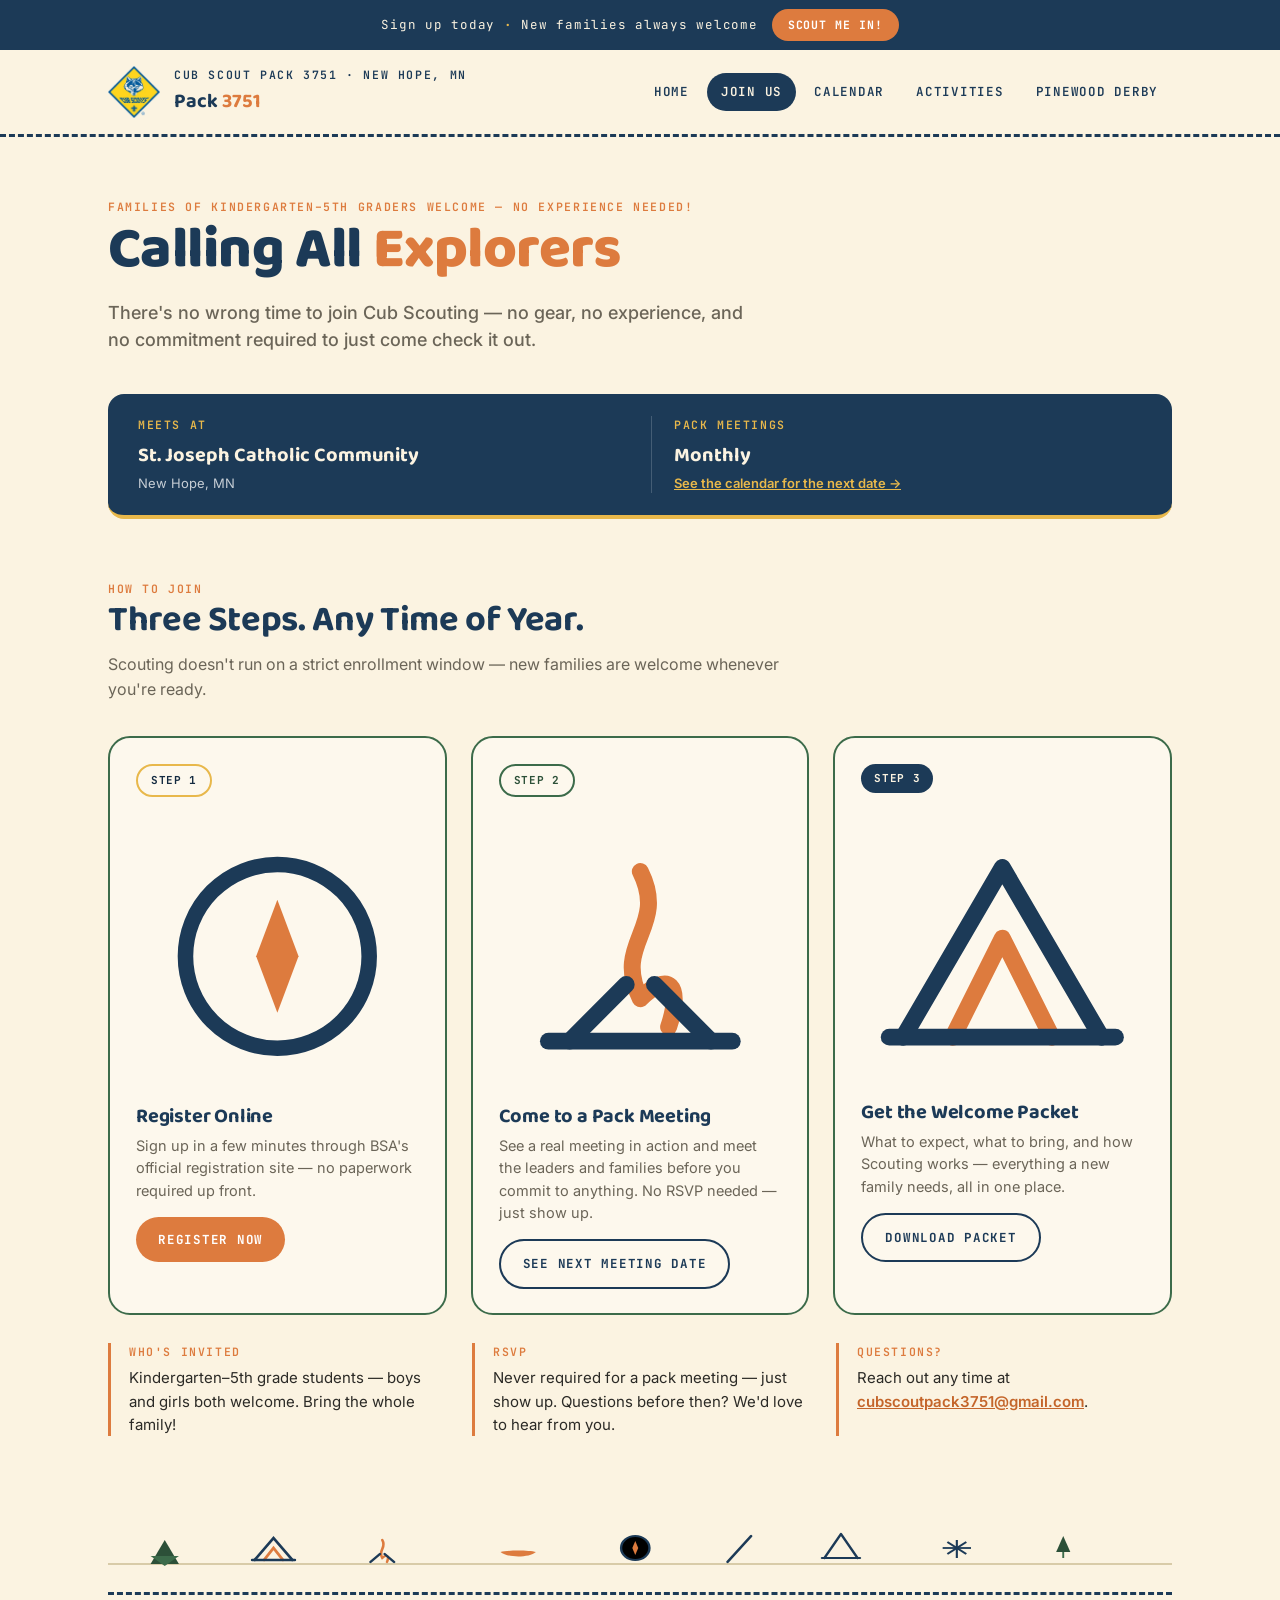
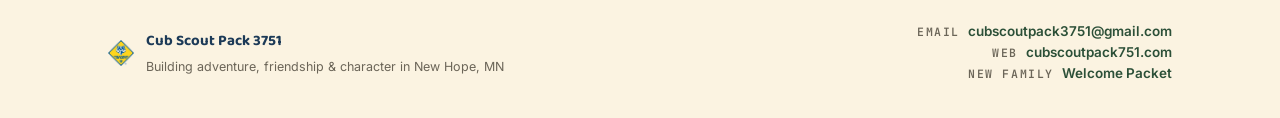
<file: join.html>
<!DOCTYPE html>
<html lang="en">
<head>
<meta charset="UTF-8">
<meta name="viewport" content="width=device-width, initial-scale=1.0">
<title>Join Us | Cub Scout Pack 3751</title>
<meta name="description" content="Join Cub Scout Pack 3751 in New Hope, MN — three easy steps to get started, any time of year.">
<link rel="stylesheet" href="css/styles.css">
</head>
<body>
<div class="topbar">
  <div class="wrap">
    <span>Sign up today <strong>&middot;</strong> New families always welcome</span>
    <a class="btn-scoutmein" href="https://apply.scouting.org/start?unitId=b93ce5ed-6b80-42a9-a433-48067e9f3e9d" target="_blank" rel="noopener">Scout me in!</a>
  </div>
</div>
<header class="site-header">
  <div class="wrap">
    <a class="brand" href="index.html">
      <span class="brand-mark"><img src="assets/pack-emblem.png" alt="Cub Scout Pack 3751 emblem" style="width:100%;height:100%;object-fit:contain;"></span>
      <span class="brand-text">
        <span class="eyebrow navy">Cub Scout Pack 3751 &middot; New Hope, MN</span>
        <span class="pack-name">Pack <span class="accent">3751</span></span>
      </span>
    </a>
    <button class="nav-toggle" aria-label="Toggle menu" onclick="document.querySelector('.main-nav').classList.toggle('open')"><span></span></button>
    <nav class="main-nav">
    <a href="index.html">Home</a>
    <a href="join.html" class="active">Join Us</a>
    <a href="calendar.html">Calendar</a>
    <a href="activities.html">Activities</a>
    <a href="pinewood-derby.html">Pinewood Derby</a>
    </nav>
  </div>
</header>

<main>
  <section class="hero">
    <div class="wrap">
      <span class="eyebrow">Families of Kindergarten&ndash;5th Graders Welcome &mdash; No Experience Needed!</span>
      <h1>Calling All <span class="accent">Explorers</span></h1>
      <p class="lede">There's no wrong time to join Cub Scouting &mdash; no gear, no experience, and no commitment required to just come check it out.</p>
    </div>
  </section>

  <section class="section" style="padding-top:0;">
    <div class="wrap">
      <div class="info-bar">
        <div class="item">
          <div class="eyebrow">Meets At</div>
          <div class="value">St. Joseph Catholic Community</div>
          <div class="subvalue">New Hope, MN</div>
        </div>
        <div class="item">
          <div class="eyebrow">Pack Meetings</div>
          <div class="value">Monthly</div>
          <div class="subvalue"><a href="calendar.html" style="color:var(--gold);font-weight:600;">See the calendar for the next date &rarr;</a></div>
        </div>
      </div>
    </div>
  </section>

  <section class="section" style="padding-top:0;">
    <div class="wrap">
      <div class="section-head">
        <span class="eyebrow">How To Join</span>
        <h2>Three Steps. Any Time of Year.</h2>
        <p>Scouting doesn't run on a strict enrollment window &mdash; new families are welcome whenever you're ready.</p>
      </div>
      <div class="card-grid">
        <div class="stop-card">
          <div class="badges">
            <span class="pill pill-gold">Step 1</span>
          </div>
          <span class="icon"><svg viewBox="0 0 40 40" fill="none" xmlns="http://www.w3.org/2000/svg">
<circle cx="20" cy="20" r="13" stroke="#1C3A57" stroke-width="2.2"/>
<path d="M20 12 L23 20 L20 28 L17 20 Z" fill="#DD7B3E"/>
</svg></span>
          <h3>Register Online</h3>
          <p>Sign up in a few minutes through BSA's official registration site &mdash; no paperwork required up front.</p>
          <div style="margin-top:14px;"><a class="btn btn-primary" href="https://apply.scouting.org/start?unitId=b93ce5ed-6b80-42a9-a433-48067e9f3e9d" target="_blank" rel="noopener">Register Now</a></div>
        </div>
        <div class="stop-card">
          <div class="badges">
            <span class="pill pill-green-line">Step 2</span>
          </div>
          <span class="icon"><svg viewBox="0 0 40 40" fill="none" xmlns="http://www.w3.org/2000/svg">
<path d="M20 8 C24 16 16 18 20 26 C24 22 26 24 24 30" stroke="#DD7B3E" stroke-width="2.4" stroke-linecap="round" stroke-linejoin="round"/>
<path d="M10 32 L18 24" stroke="#1C3A57" stroke-width="2.4" stroke-linecap="round"/>
<path d="M30 32 L22 24" stroke="#1C3A57" stroke-width="2.4" stroke-linecap="round"/>
<line x1="7" y1="32" x2="33" y2="32" stroke="#1C3A57" stroke-width="2.4" stroke-linecap="round"/>
</svg></span>
          <h3>Come to a Pack Meeting</h3>
          <p>See a real meeting in action and meet the leaders and families before you commit to anything. No RSVP needed &mdash; just show up.</p>
          <div style="margin-top:14px;"><a class="btn btn-outline" href="calendar.html">See Next Meeting Date</a></div>
        </div>
        <div class="stop-card">
          <div class="badges">
            <span class="pill pill-navy">Step 3</span>
          </div>
          <span class="icon"><svg viewBox="0 0 40 40" fill="none" xmlns="http://www.w3.org/2000/svg">
<path d="M6 32 L20 8 L34 32" stroke="#1C3A57" stroke-width="2.4" stroke-linecap="round" stroke-linejoin="round"/>
<path d="M13 32 L20 18 L27 32" stroke="#DD7B3E" stroke-width="2.4" stroke-linecap="round" stroke-linejoin="round"/>
<line x1="4" y1="32" x2="36" y2="32" stroke="#1C3A57" stroke-width="2.4" stroke-linecap="round"/>
</svg></span>
          <h3>Get the Welcome Packet</h3>
          <p>What to expect, what to bring, and how Scouting works &mdash; everything a new family needs, all in one place.</p>
          <div style="margin-top:14px;"><a class="btn btn-outline" href="https://drive.google.com/file/d/1kgHtKAOLDL1ntrGwjUrhdAx1NfkqIMUQ/view?usp=drive_link" target="_blank" rel="noopener">Download Packet</a></div>
        </div>
      </div>
      <div class="callout-row">
        <div class="callout">
          <div class="eyebrow">Who's Invited</div>
          <p>Kindergarten&ndash;5th grade students &mdash; boys and girls both welcome. Bring the whole family!</p>
        </div>
        <div class="callout">
          <div class="eyebrow">RSVP</div>
          <p>Never required for a pack meeting &mdash; just show up. Questions before then? We'd love to hear from you.</p>
        </div>
        <div class="callout">
          <div class="eyebrow">Questions?</div>
          <p>Reach out any time at <a href="mailto:cubscoutpack3751@gmail.com" style="color:var(--orange-deep);font-weight:600;">cubscoutpack3751@gmail.com</a>.</p>
        </div>
      </div>
    </div>
  </section>
</main>
<div class="wrap"><div class="trail-band"><svg viewBox="0 0 900 60" width="100%" height="60" preserveAspectRatio="none" xmlns="http://www.w3.org/2000/svg">
<line x1="0" y1="46" x2="900" y2="46" stroke="#D8CBA8" stroke-width="2"/>
<g transform="translate(30,14)"><path d="M6 32 L18 8 L30 32Z" fill="#2C5038"/><path d="M6 24 L18 34 L30 24Z" fill="#3C6B4A"/></g>
<g transform="translate(120,16)"><path d="M4 26 L20 4 L36 26" stroke="#1C3A57" stroke-width="2.4" fill="none" stroke-linecap="round"/><path d="M12 26 L20 14 L28 26" stroke="#DD7B3E" stroke-width="2.4" fill="none" stroke-linecap="round"/><line x1="2" y1="26" x2="38" y2="26" stroke="#1C3A57" stroke-width="2.4" stroke-linecap="round"/></g>
<g transform="translate(220,18)"><path d="M12 4 C16 12 8 14 12 22 C16 18 18 20 16 26" stroke="#DD7B3E" stroke-width="2.2" fill="none" stroke-linecap="round"/><line x1="2" y1="26" x2="10" y2="18" stroke="#1C3A57" stroke-width="2.2" stroke-linecap="round"/><line x1="22" y1="26" x2="14" y2="18" stroke="#1C3A57" stroke-width="2.2" stroke-linecap="round"/></g>
<g transform="translate(330,26)"><path d="M2 8 C8 14 26 14 32 8 C26 6 8 6 2 8Z" fill="#DD7B3E"/></g>
<g transform="translate(430,14)"><circle cx="16" cy="16" r="12" stroke="#1C3A57" stroke-width="2"/><path d="M16 9 L18.5 16 L16 23 L13.5 16Z" fill="#DD7B3E"/></g>
<g transform="translate(520,14)"><line x1="4" y1="30" x2="24" y2="4" stroke="#1C3A57" stroke-width="2.2" stroke-linecap="round"/></g>
<g transform="translate(600,10)"><path d="M6 30 L20 6 L34 30" stroke="#1C3A57" stroke-width="2.2" fill="none" stroke-linecap="round" stroke-linejoin="round"/><line x1="4" y1="30" x2="36" y2="30" stroke="#1C3A57" stroke-width="2.2" stroke-linecap="round"/></g>
<g transform="translate(700,20)"><line x1="18" y1="2" x2="18" y2="20" stroke="#1C3A57" stroke-width="1.8"/><line x1="6" y1="10" x2="30" y2="10" stroke="#1C3A57" stroke-width="1.8"/><line x1="10" y1="4" x2="26" y2="16" stroke="#1C3A57" stroke-width="1.8"/><line x1="26" y1="4" x2="10" y2="16" stroke="#1C3A57" stroke-width="1.8"/></g>
<g transform="translate(800,14)"><path d="M8 4 L14 20 L2 20 Z" fill="#2C5038"/><line x1="8" y1="20" x2="8" y2="26" stroke="#3C6B4A" stroke-width="1.6"/></g>
</svg></div></div><footer class="site-footer">
  <div class="wrap">
    <hr class="dash-divider">
    <div class="footer-inner">
      <div class="footer-brand">
        <span class="icon"><img src="assets/pack-emblem.png" alt="Cub Scout Pack 3751 emblem" style="width:100%;height:100%;object-fit:contain;"></span>
        <span>
          <span class="name">Cub Scout Pack 3751</span><br>
          <span class="tagline">Building adventure, friendship &amp; character in New Hope, MN</span>
        </span>
      </div>
      <div class="footer-contact">
        <div class="row"><span class="eyebrow muted">Email</span><a href="mailto:cubscoutpack3751@gmail.com">cubscoutpack3751@gmail.com</a></div>
        <div class="row"><span class="eyebrow muted">Web</span><a href="https://cubscoutpack751.com">cubscoutpack751.com</a></div>
        <div class="row"><span class="eyebrow muted">New Family</span><a href="https://drive.google.com/file/d/1kgHtKAOLDL1ntrGwjUrhdAx1NfkqIMUQ/view?usp=drive_link" target="_blank" rel="noopener">Welcome Packet</a></div>
      </div>
    </div>
  </div>
</footer>

</body>
</html>
</file>
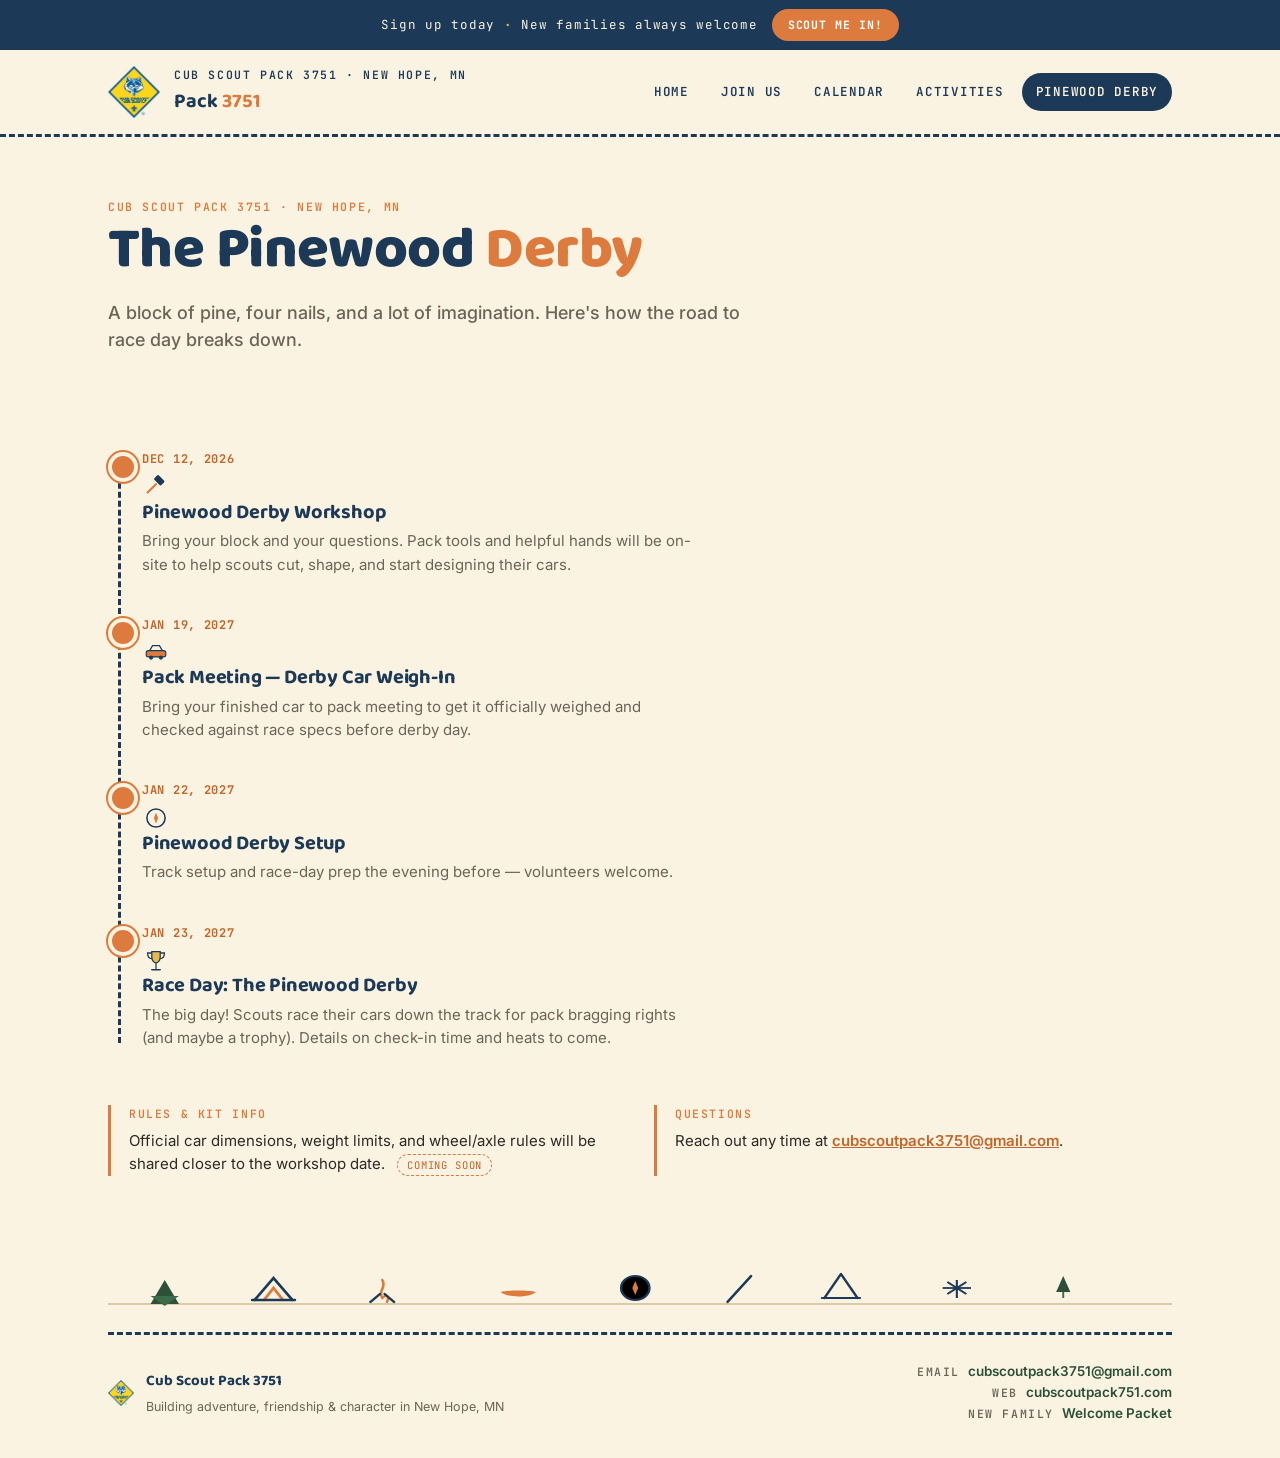
<file: pinewood-derby.html>
<!DOCTYPE html>
<html lang="en">
<head>
<meta charset="UTF-8">
<meta name="viewport" content="width=device-width, initial-scale=1.0">
<title>Pinewood Derby | Cub Scout Pack 3751</title>
<meta name="description" content="Pack 3751 Pinewood Derby schedule: workshop, weigh-in, setup, and race day.">
<link rel="stylesheet" href="css/styles.css">
</head>
<body>
<div class="topbar">
  <div class="wrap">
    <span>Sign up today <strong>&middot;</strong> New families always welcome</span>
    <a class="btn-scoutmein" href="https://apply.scouting.org/start?unitId=b93ce5ed-6b80-42a9-a433-48067e9f3e9d" target="_blank" rel="noopener">Scout me in!</a>
  </div>
</div>
<header class="site-header">
  <div class="wrap">
    <a class="brand" href="index.html">
      <span class="brand-mark"><img src="assets/pack-emblem.png" alt="Cub Scout Pack 3751 emblem" style="width:100%;height:100%;object-fit:contain;"></span>
      <span class="brand-text">
        <span class="eyebrow navy">Cub Scout Pack 3751 &middot; New Hope, MN</span>
        <span class="pack-name">Pack <span class="accent">3751</span></span>
      </span>
    </a>
    <button class="nav-toggle" aria-label="Toggle menu" onclick="document.querySelector('.main-nav').classList.toggle('open')"><span></span></button>
    <nav class="main-nav">
    <a href="index.html">Home</a>
    <a href="join.html">Join Us</a>
    <a href="calendar.html">Calendar</a>
    <a href="activities.html">Activities</a>
    <a href="pinewood-derby.html" class="active">Pinewood Derby</a>
    </nav>
  </div>
</header>

<main>
  <section class="hero" style="padding-bottom:0;">
    <div class="wrap">
      <span class="eyebrow">Cub Scout Pack 3751 &middot; New Hope, MN</span>
      <h1>The Pinewood <span class="accent">Derby</span></h1>
      <p class="lede">A block of pine, four nails, and a lot of imagination. Here's how the road to race day breaks down.</p>
    </div>
  </section>

  <section class="section">
    <div class="wrap">
      <div class="timeline">

        <div class="timeline-step">
          <div class="step-date">Dec 12, 2026</div>
          <span class="icon" style="display:inline-block;width:28px;height:28px;vertical-align:middle;margin-right:8px;"><svg viewBox="0 0 40 40" fill="none" xmlns="http://www.w3.org/2000/svg">
<rect x="18" y="6" width="14" height="9" rx="2" transform="rotate(45 25 10)" fill="#1C3A57"/>
<line x1="20" y1="16" x2="8" y2="28" stroke="#DD7B3E" stroke-width="3" stroke-linecap="round"/>
</svg></span>
          <h3>Pinewood Derby Workshop</h3>
          <p>Bring your block and your questions. Pack tools and helpful hands will be on-site to help scouts cut, shape, and start designing their cars.</p>
        </div>

        <div class="timeline-step">
          <div class="step-date">Jan 19, 2027</div>
          <span class="icon" style="display:inline-block;width:28px;height:28px;vertical-align:middle;margin-right:8px;"><svg viewBox="0 0 40 40" fill="none" xmlns="http://www.w3.org/2000/svg">
<rect x="6" y="18" width="28" height="9" rx="3" fill="#DD7B3E" stroke="#1C3A57" stroke-width="1.6"/>
<path d="M11 18 L15 11 H25 L29 18" stroke="#1C3A57" stroke-width="1.8" fill="none"/>
<circle cx="13" cy="28" r="3" fill="#1C3A57"/><circle cx="27" cy="28" r="3" fill="#1C3A57"/>
</svg></span>
          <h3>Pack Meeting &mdash; Derby Car Weigh-In</h3>
          <p>Bring your finished car to pack meeting to get it officially weighed and checked against race specs before derby day.</p>
        </div>

        <div class="timeline-step">
          <div class="step-date">Jan 22, 2027</div>
          <span class="icon" style="display:inline-block;width:28px;height:28px;vertical-align:middle;margin-right:8px;"><svg viewBox="0 0 40 40" fill="none" xmlns="http://www.w3.org/2000/svg">
<circle cx="20" cy="20" r="13" stroke="#1C3A57" stroke-width="2.2"/>
<path d="M20 12 L23 20 L20 28 L17 20 Z" fill="#DD7B3E"/>
</svg></span>
          <h3>Pinewood Derby Setup</h3>
          <p>Track setup and race-day prep the evening before &mdash; volunteers welcome.</p>
        </div>

        <div class="timeline-step">
          <div class="step-date">Jan 23, 2027</div>
          <span class="icon" style="display:inline-block;width:28px;height:28px;vertical-align:middle;margin-right:8px;"><svg viewBox="0 0 40 40" fill="none" xmlns="http://www.w3.org/2000/svg">
<path d="M14 8 H26 V16 C26 21 22.5 24 20 24 C17.5 24 14 21 14 16 Z" fill="#E8B84B" stroke="#1C3A57" stroke-width="1.8"/>
<path d="M14 10 H8 C8 16 11 18 14 18" stroke="#1C3A57" stroke-width="1.8" fill="none"/>
<path d="M26 10 H32 C32 16 29 18 26 18" stroke="#1C3A57" stroke-width="1.8" fill="none"/>
<line x1="20" y1="24" x2="20" y2="30" stroke="#1C3A57" stroke-width="1.8"/>
<line x1="14" y1="34" x2="26" y2="34" stroke="#1C3A57" stroke-width="2.2" stroke-linecap="round"/>
<line x1="20" y1="30" x2="20" y2="34" stroke="#1C3A57" stroke-width="1.8"/>
</svg></span>
          <h3>Race Day: The Pinewood Derby</h3>
          <p>The big day! Scouts race their cars down the track for pack bragging rights (and maybe a trophy). Details on check-in time and heats to come.</p>
        </div>

      </div>

      <div class="callout-row" style="margin-top:56px;">
        <div class="callout">
          <div class="eyebrow">Rules &amp; Kit Info</div>
          <p>Official car dimensions, weight limits, and wheel/axle rules will be shared closer to the workshop date. <span class="tbd-tag">Coming soon</span></p>
        </div>
        <div class="callout">
          <div class="eyebrow">Questions</div>
          <p>Reach out any time at <a href="mailto:cubscoutpack3751@gmail.com" style="color:var(--orange-deep);font-weight:600;">cubscoutpack3751@gmail.com</a>.</p>
        </div>
      </div>
    </div>
  </section>
</main>
<div class="wrap"><div class="trail-band"><svg viewBox="0 0 900 60" width="100%" height="60" preserveAspectRatio="none" xmlns="http://www.w3.org/2000/svg">
<line x1="0" y1="46" x2="900" y2="46" stroke="#D8CBA8" stroke-width="2"/>
<g transform="translate(30,14)"><path d="M6 32 L18 8 L30 32Z" fill="#2C5038"/><path d="M6 24 L18 34 L30 24Z" fill="#3C6B4A"/></g>
<g transform="translate(120,16)"><path d="M4 26 L20 4 L36 26" stroke="#1C3A57" stroke-width="2.4" fill="none" stroke-linecap="round"/><path d="M12 26 L20 14 L28 26" stroke="#DD7B3E" stroke-width="2.4" fill="none" stroke-linecap="round"/><line x1="2" y1="26" x2="38" y2="26" stroke="#1C3A57" stroke-width="2.4" stroke-linecap="round"/></g>
<g transform="translate(220,18)"><path d="M12 4 C16 12 8 14 12 22 C16 18 18 20 16 26" stroke="#DD7B3E" stroke-width="2.2" fill="none" stroke-linecap="round"/><line x1="2" y1="26" x2="10" y2="18" stroke="#1C3A57" stroke-width="2.2" stroke-linecap="round"/><line x1="22" y1="26" x2="14" y2="18" stroke="#1C3A57" stroke-width="2.2" stroke-linecap="round"/></g>
<g transform="translate(330,26)"><path d="M2 8 C8 14 26 14 32 8 C26 6 8 6 2 8Z" fill="#DD7B3E"/></g>
<g transform="translate(430,14)"><circle cx="16" cy="16" r="12" stroke="#1C3A57" stroke-width="2"/><path d="M16 9 L18.5 16 L16 23 L13.5 16Z" fill="#DD7B3E"/></g>
<g transform="translate(520,14)"><line x1="4" y1="30" x2="24" y2="4" stroke="#1C3A57" stroke-width="2.2" stroke-linecap="round"/></g>
<g transform="translate(600,10)"><path d="M6 30 L20 6 L34 30" stroke="#1C3A57" stroke-width="2.2" fill="none" stroke-linecap="round" stroke-linejoin="round"/><line x1="4" y1="30" x2="36" y2="30" stroke="#1C3A57" stroke-width="2.2" stroke-linecap="round"/></g>
<g transform="translate(700,20)"><line x1="18" y1="2" x2="18" y2="20" stroke="#1C3A57" stroke-width="1.8"/><line x1="6" y1="10" x2="30" y2="10" stroke="#1C3A57" stroke-width="1.8"/><line x1="10" y1="4" x2="26" y2="16" stroke="#1C3A57" stroke-width="1.8"/><line x1="26" y1="4" x2="10" y2="16" stroke="#1C3A57" stroke-width="1.8"/></g>
<g transform="translate(800,14)"><path d="M8 4 L14 20 L2 20 Z" fill="#2C5038"/><line x1="8" y1="20" x2="8" y2="26" stroke="#3C6B4A" stroke-width="1.6"/></g>
</svg></div></div><footer class="site-footer">
  <div class="wrap">
    <hr class="dash-divider">
    <div class="footer-inner">
      <div class="footer-brand">
        <span class="icon"><img src="assets/pack-emblem.png" alt="Cub Scout Pack 3751 emblem" style="width:100%;height:100%;object-fit:contain;"></span>
        <span>
          <span class="name">Cub Scout Pack 3751</span><br>
          <span class="tagline">Building adventure, friendship &amp; character in New Hope, MN</span>
        </span>
      </div>
      <div class="footer-contact">
        <div class="row"><span class="eyebrow muted">Email</span><a href="mailto:cubscoutpack3751@gmail.com">cubscoutpack3751@gmail.com</a></div>
        <div class="row"><span class="eyebrow muted">Web</span><a href="https://cubscoutpack751.com">cubscoutpack751.com</a></div>
        <div class="row"><span class="eyebrow muted">New Family</span><a href="https://drive.google.com/file/d/1kgHtKAOLDL1ntrGwjUrhdAx1NfkqIMUQ/view?usp=drive_link" target="_blank" rel="noopener">Welcome Packet</a></div>
      </div>
    </div>
  </div>
</footer>

</body>
</html>
</file>
<file: css/styles.css>
/* ==========================================================================
   Pack 3751 Design System
   Extracted from: Recruiting Flyer + 2026-2027 Annual Calendar
   ========================================================================== */

@import url('https://fonts.googleapis.com/css2?family=Baloo+2:wght@500;600;700;800&family=Inter:wght@400;500;600;700&family=JetBrains+Mono:wght@500;600;700&display=swap');

:root {
  /* --- Color tokens (from source materials) --- */
  --cream:        #FBF3E1;   /* page background */
  --cream-deep:   #E8DDC2;   /* calendar-page outer background */
  --cream-card:   #FDF8ED;   /* card fill, slightly lighter than bg */
  --navy:         #1C3A57;   /* headlines, primary bar fill, nav */
  --navy-deep:    #142B41;   /* darkest navy, footer text */
  --orange:       #DD7B3E;   /* "Explorers" accent, dates, CTA */
  --orange-deep:  #C4652A;   /* hover / pressed orange */
  --gold:         #E8B84B;   /* badge outlines, logo diamond */
  --green:        #3C6B4A;   /* second badge color, card borders */
  --green-deep:   #2C5038;   /* dark green text/dots */
  --ink:          #2B2A26;   /* body copy */
  --ink-soft:     #6B6558;   /* secondary copy */
  --line:         #D8CBA8;   /* hairline borders on cream */

  /* --- Type --- */
  --font-display: 'Baloo 2', 'Segoe UI', sans-serif;
  --font-body: 'Inter', -apple-system, sans-serif;
  --font-label: 'JetBrains Mono', 'SF Mono', monospace;

  /* --- Radius / shadow --- */
  --radius-sm: 10px;
  --radius-md: 16px;
  --radius-lg: 22px;
  --radius-pill: 999px;
  --shadow-card: 0 2px 0 rgba(28,58,87,0.04), 0 10px 24px -14px rgba(28,58,87,0.25);
}

* { box-sizing: border-box; }
html { scroll-behavior: smooth; }

body {
  margin: 0;
  background: var(--cream);
  color: var(--ink);
  font-family: var(--font-body);
  font-size: 16px;
  line-height: 1.55;
  -webkit-font-smoothing: antialiased;
}

img { max-width: 100%; display: block; }
a { color: inherit; }

.wrap {
  max-width: 1120px;
  margin: 0 auto;
  padding: 0 28px;
}

/* --- Eyebrow / label style (mono, tracked, uppercase) --- */
.eyebrow {
  font-family: var(--font-label);
  font-weight: 600;
  font-size: 11.5px;
  letter-spacing: 0.14em;
  text-transform: uppercase;
  color: var(--orange);
}
.eyebrow.navy { color: var(--navy); }
.eyebrow.on-dark { color: var(--gold); }
.eyebrow.muted { color: var(--ink-soft); }

h1, h2, h3, h4 {
  font-family: var(--font-display);
  color: var(--navy);
  margin: 0;
  line-height: 1.12;
  letter-spacing: -0.01em;
}

.accent { color: var(--orange); }
.accent-green { color: var(--green); }

p { margin: 0 0 1em; color: var(--ink); }
p:last-child { margin-bottom: 0; }

/* ==========================================================================
   Top utility bar
   ========================================================================== */
.topbar {
  background: var(--navy);
  color: var(--cream);
  font-family: var(--font-label);
  font-size: 12.5px;
  letter-spacing: 0.06em;
}
.topbar .wrap {
  display: flex;
  align-items: center;
  justify-content: center;
  gap: 14px;
  padding: 9px 28px;
  text-align: center;
}
.topbar strong { color: var(--gold); font-weight: 700; }
.btn-scoutmein {
  background: var(--orange);
  color: #fff;
  font-family: var(--font-label);
  font-weight: 700;
  font-size: 11.5px;
  letter-spacing: 0.08em;
  text-transform: uppercase;
  text-decoration: none;
  padding: 7px 16px;
  border-radius: var(--radius-pill);
  white-space: nowrap;
  transition: background .15s ease;
}
.btn-scoutmein:hover { background: var(--orange-deep); }

/* ==========================================================================
   Header / Nav
   ========================================================================== */
.site-header {
  background: var(--cream);
  border-bottom: 3px dashed var(--navy);
  position: sticky;
  top: 0;
  z-index: 40;
}
.site-header .wrap {
  display: flex;
  align-items: center;
  justify-content: space-between;
  padding: 16px 28px;
  gap: 24px;
}
.brand {
  display: flex;
  align-items: center;
  gap: 14px;
  text-decoration: none;
}
.brand-mark { width: 52px; height: 52px; flex-shrink: 0; }
.brand-text .eyebrow { display: block; margin-bottom: 2px; }
.brand-text .pack-name {
  font-family: var(--font-display);
  font-weight: 700;
  font-size: 20px;
  color: var(--navy);
}
.pack-name .accent { color: var(--orange); }

.main-nav { display: flex; align-items: center; gap: 4px; }
.main-nav a {
  font-family: var(--font-label);
  font-weight: 600;
  font-size: 12.5px;
  letter-spacing: 0.06em;
  text-transform: uppercase;
  text-decoration: none;
  color: var(--navy);
  padding: 9px 14px;
  border-radius: var(--radius-pill);
  transition: background .15s ease, color .15s ease;
}
.main-nav a:hover { background: rgba(28,58,87,0.08); }
.main-nav a.active { background: var(--navy); color: var(--cream); }

.nav-toggle {
  display: none;
  background: none;
  border: 2px solid var(--navy);
  border-radius: 8px;
  padding: 7px 9px;
  cursor: pointer;
}
.nav-toggle span, .nav-toggle span::before, .nav-toggle span::after {
  display: block;
  width: 20px;
  height: 2px;
  background: var(--navy);
  position: relative;
  transition: all .2s ease;
}
.nav-toggle span::before { content: ''; position: absolute; top: -6px; }
.nav-toggle span::after { content: ''; position: absolute; top: 6px; }

@media (max-width: 860px) {
  .nav-toggle { display: block; }
  .main-nav {
    display: none;
    position: absolute;
    top: 100%;
    left: 0; right: 0;
    background: var(--cream);
    border-bottom: 3px dashed var(--navy);
    flex-direction: column;
    align-items: stretch;
    padding: 10px 20px 18px;
  }
  .main-nav.open { display: flex; }
  .main-nav a { padding: 12px 10px; text-align: left; }
  .site-header .wrap { position: relative; }
}

/* ==========================================================================
   Dashed dividers (signature motif from flyer/calendar)
   ========================================================================== */
.dash-divider {
  border: none;
  border-top: 3px dashed var(--navy);
  margin: 0;
}
.dash-divider.orange { border-top-color: var(--orange); }
.dash-divider.thin { border-top-width: 2px; opacity: .6; }

.rule-squiggle {
  display: block;
  width: 100%;
  height: 10px;
  margin: 10px 0 0;
}

/* ==========================================================================
   Hero
   ========================================================================== */
.hero {
  padding: 56px 0 40px;
}
.hero .eyebrow { margin-bottom: 10px; }
.hero h1 {
  font-size: clamp(36px, 6vw, 58px);
  font-weight: 800;
}
.hero .lede {
  margin-top: 16px;
  max-width: 640px;
  font-size: 18px;
  color: var(--ink-soft);
  font-weight: 500;
}
.hero-cta-row {
  margin-top: 26px;
  display: flex;
  gap: 14px;
  flex-wrap: wrap;
}

.btn {
  display: inline-flex;
  align-items: center;
  gap: 8px;
  font-family: var(--font-label);
  font-weight: 700;
  font-size: 12.5px;
  letter-spacing: 0.06em;
  text-transform: uppercase;
  text-decoration: none;
  padding: 13px 22px;
  border-radius: var(--radius-pill);
  transition: transform .12s ease, background .15s ease;
}
.btn:hover { transform: translateY(-1px); }
.btn-primary { background: var(--orange); color: #fff; }
.btn-primary:hover { background: var(--orange-deep); }
.btn-outline {
  background: transparent;
  color: var(--navy);
  border: 2px solid var(--navy);
}
.btn-outline:hover { background: var(--navy); color: var(--cream); }

/* ==========================================================================
   Info bar (TIME / LOCATION style block from flyer)
   ========================================================================== */
.info-bar {
  background: var(--navy);
  border-radius: var(--radius-md);
  border-bottom: 4px solid var(--gold);
  padding: 22px 30px;
  display: grid;
  grid-template-columns: repeat(auto-fit, minmax(200px, 1fr));
  gap: 22px;
  color: var(--cream);
}
.info-bar .item + .item { border-left: 1px solid rgba(255,255,255,0.18); padding-left: 22px; }
@media (max-width: 640px) { .info-bar .item + .item { border-left: none; padding-left: 0; } }
.info-bar .eyebrow { color: var(--gold); margin-bottom: 6px; }
.info-bar .value { font-family: var(--font-display); font-weight: 700; font-size: 20px; }
.info-bar .subvalue { font-size: 13px; color: rgba(255,255,255,0.75); margin-top: 2px; }

/* ==========================================================================
   Cards (Stop / program cards)
   ========================================================================== */
.section { padding: 56px 0; }
.section-head { margin-bottom: 34px; max-width: 680px; }
.section-head .eyebrow { margin-bottom: 8px; }
.section-head h2 { font-size: clamp(26px, 4vw, 36px); }
.section-head p { margin-top: 12px; color: var(--ink-soft); font-size: 16px; }

.card-grid {
  display: grid;
  grid-template-columns: repeat(auto-fit, minmax(280px, 1fr));
  gap: 24px;
}

.stop-card {
  background: var(--cream-card);
  border: 2px solid var(--green);
  border-radius: var(--radius-lg);
  padding: 26px 26px 24px;
  position: relative;
}
.stop-card .badges {
  display: flex;
  justify-content: space-between;
  align-items: flex-start;
  margin-bottom: 18px;
  gap: 10px;
  flex-wrap: wrap;
}
.pill {
  font-family: var(--font-label);
  font-weight: 700;
  font-size: 11px;
  letter-spacing: 0.06em;
  text-transform: uppercase;
  padding: 6px 13px;
  border-radius: var(--radius-pill);
  white-space: nowrap;
}
.pill-gold { background: transparent; border: 2px solid var(--gold); color: var(--navy-deep); }
.pill-green-line { background: transparent; border: 2px solid var(--green); color: var(--green-deep); }
.pill-navy { background: var(--navy); color: var(--cream); }
.pill-green { background: var(--green); color: var(--cream); }
.pill-orange { background: var(--orange); color: #fff; }

.stop-card .icon { width: 40px; height: 40px; margin-bottom: 14px; }
.stop-card h3 { font-size: 20px; margin-bottom: 8px; }
.stop-card p { color: var(--ink-soft); font-size: 14.5px; }

/* Generic program / activity card */
.program-card {
  background: var(--cream-card);
  border: 1px solid var(--line);
  border-left: 5px solid var(--orange);
  border-radius: var(--radius-md);
  padding: 24px 26px;
  box-shadow: var(--shadow-card);
}
.program-card.green { border-left-color: var(--green); }
.program-card.gold { border-left-color: var(--gold); }
.program-card.navy { border-left-color: var(--navy); }
.program-card .top-row {
  display: flex;
  align-items: center;
  gap: 14px;
  margin-bottom: 14px;
}
.program-card .icon-badge {
  width: 46px; height: 46px;
  border-radius: 12px;
  background: var(--cream);
  border: 2px solid var(--line);
  display: flex; align-items: center; justify-content: center;
  flex-shrink: 0;
}
.program-card .icon-badge svg { width: 26px; height: 26px; }
.program-card h3 { font-size: 19px; }
.program-card .meta-list { list-style: none; margin: 14px 0 0; padding: 0; display: flex; flex-direction: column; gap: 6px; }
.program-card .meta-list li { font-size: 13.5px; color: var(--ink-soft); }
.program-card .meta-list strong { color: var(--navy); font-weight: 600; }
.program-card .meta-list a { color: var(--orange-deep); font-weight: 600; text-decoration: underline; text-underline-offset: 2px; }
.program-card .desc { font-size: 14.5px; color: var(--ink); margin-top: 12px; }
.tbd-tag {
  display: inline-block;
  font-family: var(--font-label);
  font-size: 10.5px;
  letter-spacing: 0.08em;
  text-transform: uppercase;
  color: var(--orange-deep);
  border: 1.5px dashed var(--orange);
  border-radius: var(--radius-pill);
  padding: 2px 9px;
  margin-left: 8px;
}

/* ==========================================================================
   Trail icon band (decorative, reused from flyer footer strip)
   ========================================================================== */
.trail-band {
  position: relative;
  height: 92px;
  margin: 8px 0 0;
}
.trail-band .ground-line {
  position: absolute;
  left: 0; right: 0; bottom: 22px;
  border-top: 2px solid var(--line);
}
.trail-band svg { position: absolute; bottom: 14px; }

/* ==========================================================================
   Calendar page
   ========================================================================== */
body.calendar-page { background: var(--cream-deep); }
.cal-legend {
  display: flex;
  gap: 22px;
  flex-wrap: wrap;
  align-items: center;
  font-family: var(--font-label);
  font-size: 12px;
  letter-spacing: 0.04em;
  text-transform: uppercase;
  color: var(--navy);
}
.cal-legend .dot { width: 11px; height: 11px; border-radius: 50%; display: inline-block; margin-right: 7px; vertical-align: middle; }
.dot-pack { background: var(--orange); }
.dot-committee { background: var(--ink-soft); }
.dot-special { background: var(--green); }
.dot-popcorn { background: var(--gold); }

.cal-grid {
  display: grid;
  grid-template-columns: repeat(auto-fit, minmax(300px, 1fr));
  gap: 22px;
  margin-top: 28px;
}
.month-card {
  background: var(--cream-card);
  border: 1px solid var(--line);
  border-radius: var(--radius-md);
  padding: 18px 20px 20px;
  box-shadow: var(--shadow-card);
}
.month-card .month-head {
  display: flex;
  justify-content: space-between;
  align-items: baseline;
  margin-bottom: 10px;
}
.month-card .month-head h3 { font-size: 18px; color: var(--navy); }
.month-card .month-head span { font-family: var(--font-label); font-size: 12px; color: var(--ink-soft); }

table.mini-cal { width: 100%; border-collapse: collapse; margin-bottom: 12px; }
table.mini-cal th {
  font-family: var(--font-label);
  font-size: 10px;
  letter-spacing: 0.06em;
  color: var(--ink-soft);
  font-weight: 600;
  padding-bottom: 6px;
}
table.mini-cal td {
  text-align: center;
  font-size: 12.5px;
  padding: 4px 0;
  color: var(--ink);
  position: relative;
}
table.mini-cal td.empty { color: transparent; }
table.mini-cal td .num {
  display: inline-flex;
  align-items: center;
  justify-content: center;
  width: 22px; height: 22px;
  border-radius: 50%;
}
td.mark-pack .num { background: var(--orange); color: #fff; font-weight: 700; }
td.mark-committee .num { background: #e4dcc4; color: var(--ink-soft); font-weight: 700; border: 1.5px solid var(--ink-soft); }
td.mark-special .num { background: var(--green); color: #fff; font-weight: 700; }
td.mark-popcorn .num { background: var(--gold); color: var(--navy-deep); font-weight: 700; }

.event-list { list-style: none; margin: 0; padding: 10px 0 0; border-top: 1px dashed var(--line); font-size: 12.5px; }
.event-list li { display: flex; gap: 8px; padding: 3px 0; color: var(--ink-soft); }
.event-list li .ed { flex-shrink: 0; width: 15px; height: 15px; border-radius: 50%; margin-top: 2px; }
.event-list li strong { color: var(--navy); font-weight: 600; }

.summer-strip {
  margin-top: 30px;
  display: grid;
  grid-template-columns: repeat(auto-fit, minmax(260px, 1fr));
  gap: 20px;
}
.summer-card {
  border: 2px solid var(--green);
  border-radius: var(--radius-md);
  padding: 20px 22px;
  background: var(--cream-card);
  display: flex;
  gap: 14px;
  align-items: flex-start;
}
.summer-card .icon { width: 30px; height: 30px; flex-shrink: 0; }
.summer-card h4 { font-size: 16px; margin-bottom: 4px; }
.summer-card p { font-size: 13.5px; color: var(--ink-soft); }

/* ==========================================================================
   Pinewood derby timeline
   ========================================================================== */
.timeline {
  position: relative;
  padding-left: 34px;
  margin-top: 40px;
}
.timeline::before {
  content: '';
  position: absolute;
  left: 10px; top: 6px; bottom: 6px;
  border-left: 3px dashed var(--navy);
}
.timeline-step {
  position: relative;
  padding-bottom: 40px;
}
.timeline-step:last-child { padding-bottom: 0; }
.timeline-step::before {
  content: '';
  position: absolute;
  left: -34px; top: 2px;
  width: 22px; height: 22px;
  border-radius: 50%;
  background: var(--orange);
  border: 4px solid var(--cream);
  box-shadow: 0 0 0 2px var(--orange);
}
.timeline-step.done::before { background: var(--green); box-shadow: 0 0 0 2px var(--green); }
.timeline-step .step-date { font-family: var(--font-label); font-size: 12px; letter-spacing: .06em; text-transform: uppercase; color: var(--orange-deep); font-weight: 700; margin-bottom: 4px; }
.timeline-step h3 { font-size: 20px; margin-bottom: 6px; }
.timeline-step p { color: var(--ink-soft); font-size: 15px; max-width: 560px; }

/* ==========================================================================
   Callout box (who's invited / rsvp style)
   ========================================================================== */
.callout-row {
  display: grid;
  grid-template-columns: repeat(auto-fit, minmax(240px, 1fr));
  gap: 28px;
  margin-top: 28px;
}
.callout {
  border-left: 3px solid var(--orange);
  padding-left: 18px;
}
.callout .eyebrow { margin-bottom: 6px; }
.callout p { font-size: 15px; }

/* ==========================================================================
   Footer
   ========================================================================== */
.site-footer {
  background: var(--cream);
  padding-top: 0;
}
.footer-inner {
  display: flex;
  justify-content: space-between;
  align-items: center;
  flex-wrap: wrap;
  gap: 18px;
  padding: 26px 0 34px;
}
.footer-brand { display: flex; align-items: center; gap: 12px; }
.footer-brand .icon { width: 26px; height: 26px; }
.footer-brand .name { font-family: var(--font-display); font-weight: 700; color: var(--navy); font-size: 15px; }
.footer-brand .tagline { font-size: 12.5px; color: var(--ink-soft); }
.footer-contact { text-align: right; }
.footer-contact .row { font-size: 13.5px; }
.footer-contact .eyebrow { margin-right: 8px; }
.footer-contact a { color: var(--green-deep); font-weight: 600; text-decoration: none; }
.footer-contact a:hover { text-decoration: underline; }
@media (max-width: 560px) { .footer-inner { flex-direction: column; align-items: flex-start; } .footer-contact { text-align: left; } }

/* ==========================================================================
   Utility
   ========================================================================== */
.text-center { text-align: center; }
.mt-0 { margin-top: 0; }
.stack-sm > * + * { margin-top: 8px; }

/* ==========================================================================
   Activity tag chips (used on Activities page program cards)
   ========================================================================== */
.activity-chips {
  display: flex;
  flex-wrap: wrap;
  gap: 7px;
  margin: 14px 0 4px;
}
.activity-chip {
  font-family: var(--font-label);
  font-size: 10.5px;
  font-weight: 600;
  letter-spacing: 0.04em;
  text-transform: uppercase;
  color: var(--navy);
  background: var(--cream);
  border: 1.5px solid var(--line);
  border-radius: var(--radius-pill);
  padding: 4px 10px;
}
</file>
